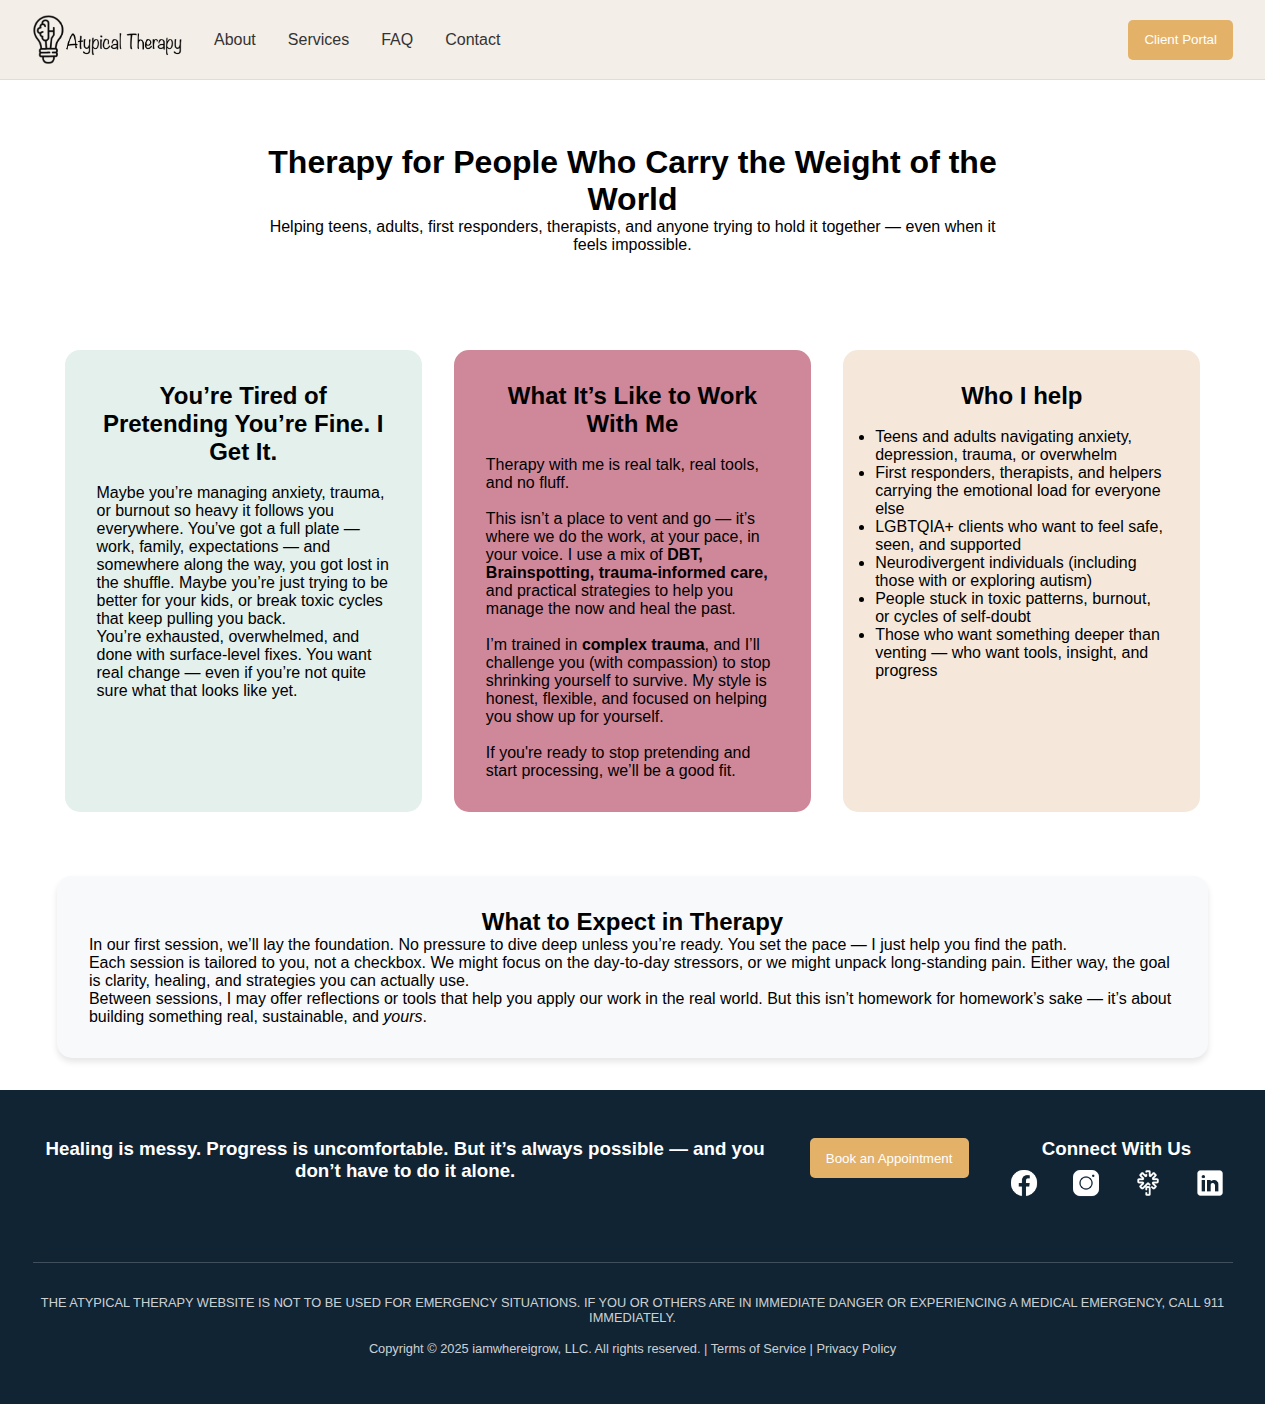
<file: index.html>
<!DOCTYPE html>
<html lang="en">
<head>
    <meta charset="UTF-8">
    <meta name="viewport" content="width=device-width, initial-scale=1.0">
    <title>Atypical Therapy</title>
    <link rel="icon" type="image/x-icon" href="favicon.ico"> 
    <link rel="icon" href="favicon.ico" type="image/x-icon">
    <link rel="icon" type="image/png" sizes="32x32" href="favicon-32x32.png">
    <link rel="icon" type="image/png" sizes="16x16" href="favicon-16x16.png">
    <link rel="apple-touch-icon" sizes="180x180" href="apple-touch-icon.png">
    <link rel="manifest" href="site.webmanifest">
    <link rel="stylesheet" href="style.css">

    <meta property="og:title" content="Therapy for when life is too much">
    <meta property="og:image" content="https://atypicaltherapy.life/logo_link.png">
    <meta property="og:url" content="https://atypicaltherapy.life">

</head>
<body>
    <div id="header"></div>
    <main>
        <section class="hero">
            <h1>Therapy for People Who Carry the Weight of the World</h1>
            <p>Helping teens, adults, first responders, therapists, and anyone trying to hold it together — even when it feels impossible.</p>
        </section>
        
        <section class="box-container"> 
            <div class="box-grid">
                <div class="box box1">
                    <h2 style="text-align: center;">You’re Tired of Pretending You’re Fine. I Get It.</h2>
                    <p><br>Maybe you’re managing anxiety, trauma, or burnout so heavy it follows you everywhere. You’ve got a full plate — work, family, expectations — and somewhere along the way, you got lost in the shuffle. Maybe you’re just trying to be better for your kids, or break toxic cycles that keep pulling you back.<br>You’re exhausted, overwhelmed, and done with surface-level fixes. You want real change — even if you’re not quite sure what that looks like yet.<p>
                </div>
                <div class="box box2">
                    <h2 style="text-align: center;">What It’s Like to Work With Me</h2>
                    <p><br>Therapy with me is real talk, real tools, and no fluff.<br><br>This isn’t a place to vent and go — it’s where we do the work, at your pace, in your voice. I use a mix of <b>DBT, Brainspotting, trauma-informed care,</b> and practical strategies to help you manage the now and heal the past.<br><br>I’m trained in <b>complex trauma</b>, and I’ll challenge you (with compassion) to stop shrinking yourself to survive. My style is honest, flexible, and focused on helping you show up for yourself.<br><br>If you're ready to stop pretending and start processing, we’ll be a good fit.<p>
                </div>
                <div class="box box3">
                    <h2 style="text-align: center;">Who I help</h2>
                    <ul>
                        <br>
                        <li>Teens and adults navigating anxiety, depression, trauma, or overwhelm</li>
                        <li>First responders, therapists, and helpers carrying the emotional load for everyone else</li>
                        <li>LGBTQIA+ clients who want to feel safe, seen, and supported</li>
                        <li>Neurodivergent individuals (including those with or exploring autism)</li>
                        <li>People stuck in toxic patterns, burnout, or cycles of self-doubt</li>
                        <li>Those who want something deeper than venting — who want tools, insight, and progress</li>
                    </ul>            
                </div>
            </div>            
        </section>
        
        <div class="box4">
            <h2 style="text-align: center;">What to Expect in Therapy</h2>
            <p>In our first session, we’ll lay the foundation. No pressure to dive deep unless you’re ready. You set the pace — I just help you find the path.<br>Each session is tailored to you, not a checkbox. We might focus on the day-to-day stressors, or we might unpack long-standing pain. Either way, the goal is clarity, healing, and strategies you can actually use.<br> Between sessions, I may offer reflections or tools that help you apply our work in the real world. But this isn’t homework for homework’s sake — it’s about building something real, sustainable, and <em>yours</em>.<p>
        </div>
    </main>
    <div id="footer"></div>

    <script src="script.js"></script>
</body>
</html>
</file>
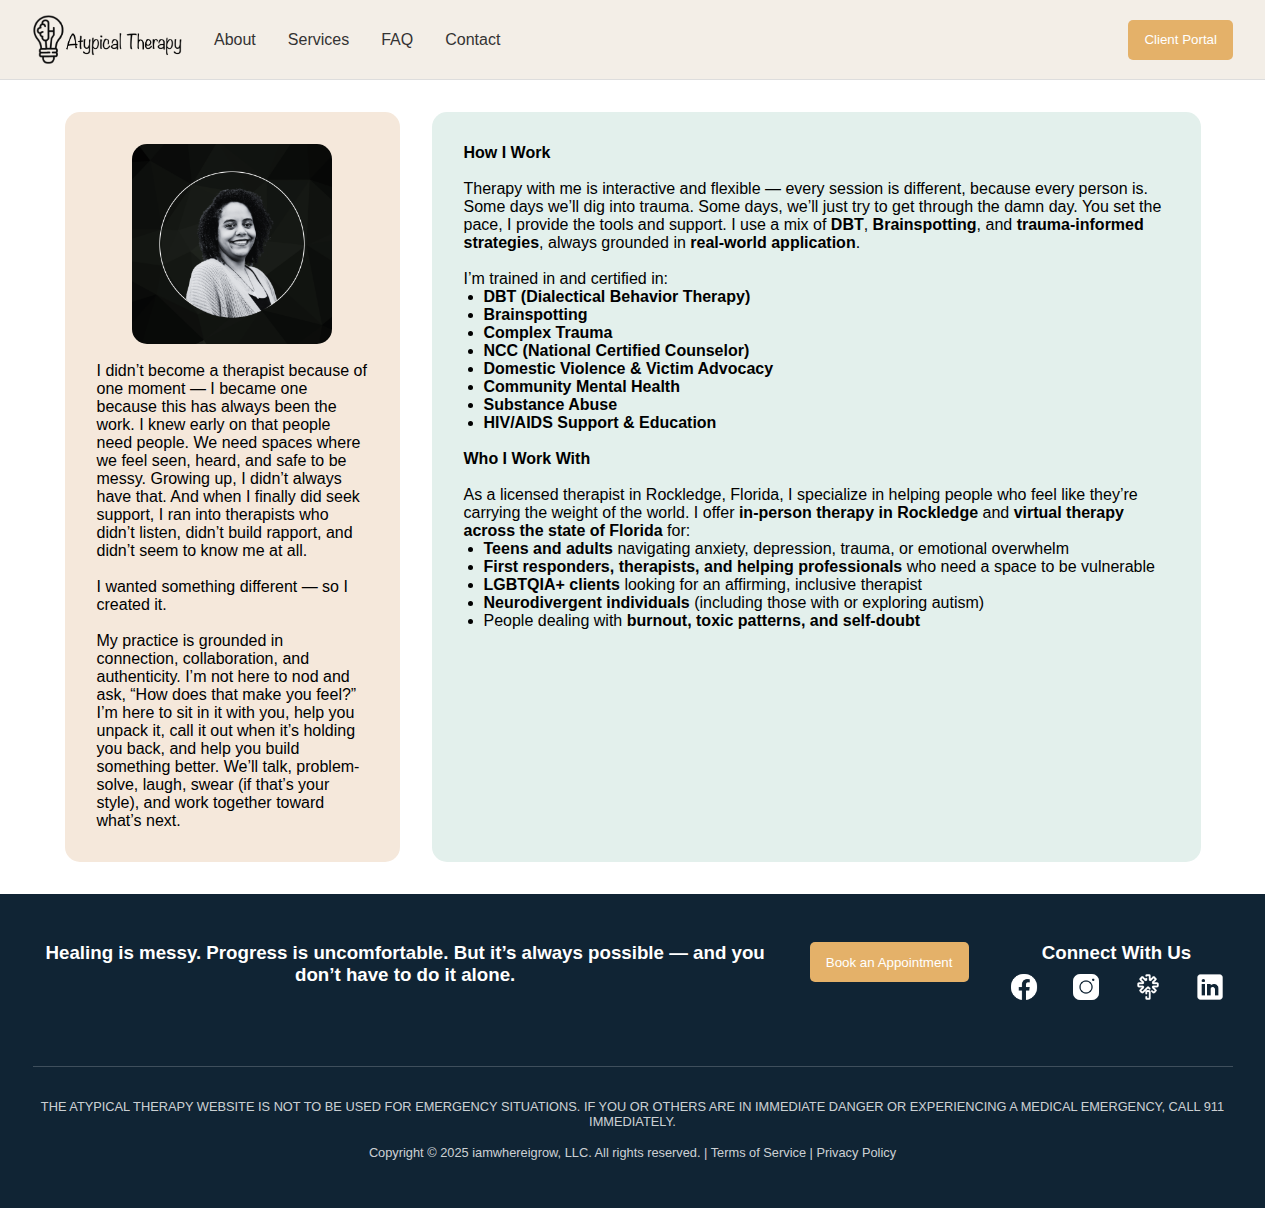
<file: about.html>
<!DOCTYPE html>
<html lang="en">
<head>
    <meta charset="UTF-8">
    <meta name="viewport" content="width=device-width, initial-scale=1.0">
    <title>Atypical Therapy</title>
    <link rel="icon" type="image/x-icon" href="favicon.ico"> 
    <link rel="stylesheet" href="style.css">
</head>
<body>
    <div id="header"></div>
    <main>
        <section class="box-container"> 
            <div class="box-grid">
                <div class="box3" style="width: 335px; border-radius: 15px; padding: 2rem;">
                  <div class="image-container">
                      <img src="jhpfp.png" class="ampfp">
                  </div> 
                    <p><br></p>
                    <p>I didn’t become a therapist because of one moment — I became one because this has always been the work. I knew early on that people need people. We need spaces where we feel seen, heard, and safe to be messy. Growing up, I didn’t always have that. And when I finally did seek support, I ran into therapists who didn’t listen, didn’t build rapport, and didn’t seem to know me at all.<br><br>I wanted something different — so I created it.<br><br>My practice is grounded in connection, collaboration, and authenticity. I’m not here to nod and ask, “How does that make you feel?” I’m here to sit in it with you, help you unpack it, call it out when it’s holding you back, and help you build something better. We’ll talk, problem-solve, laugh, swear (if that’s your style), and work together toward what’s next.</p>
                </div>
                <div class="box box1">
                    <h4>How I Work</h4>
                      <p><br>Therapy with me is interactive and flexible — every session is different, because every person is. Some days we’ll dig into trauma. Some days, we’ll just try to get through the damn day. You set the pace, I provide the tools and support. I use a mix of <b>DBT</b>,  <b>Brainspotting</b>, and <b>trauma-informed strategies</b>, always grounded in <b>real-world application</b>.
                      <br><br>I’m trained in and certified in:</p>
                      <p><ul styles="padding-left: 20px;">
                          <li style="margin-left: 20px;"><b>DBT (Dialectical Behavior Therapy)</b></li>
                          <li style="margin-left: 20px;"><b>Brainspotting</b></li>
                          <li style="margin-left: 20px;"><b>Complex Trauma</b></li>
                          <li style="margin-left: 20px;"><b>NCC (National Certified Counselor)</b></li>
                          <li style="margin-left: 20px;"><b>Domestic Violence & Victim Advocacy</b></li>
                          <li style="margin-left: 20px;"><b>Community Mental Health</b></li>
                          <li style="margin-left: 20px;"><b>Substance Abuse</b></li>
                          <li style="margin-left: 20px;"><b>HIV/AIDS Support & Education</b></li>
                      </ul><br></p>
                      <h4>Who I Work With<br></h4>
                      <p><br>As a licensed therapist in Rockledge, Florida, I specialize in helping people who feel like they’re carrying the weight of the world. I offer <b>in-person therapy in Rockledge</b> and <b>virtual therapy across the state of Florida</b> for:</p>
                      <p><ul styles="padding-left: 20px;">
                              <li style="margin-left: 20px;"><b>Teens and adults</b> navigating anxiety, depression, trauma, or emotional overwhelm</li>
                              <li style="margin-left: 20px;"><b>First responders, therapists, and helping professionals </b> who need a space to be vulnerable</li>
                              <li style="margin-left: 20px;"><b>LGBTQIA+ clients</b> looking for an affirming, inclusive therapist</li>
                              <li style="margin-left: 20px;"><b>Neurodivergent individuals</b> (including those with or exploring autism)</li>
                              <li style="margin-left: 20px;">People dealing with <b>burnout, toxic patterns, and self-doubt</b></li>
                      </ul></p>
                </div>
            </div>            
        </section>
    </main>
    <div id="footer"></div>

    <script src="script.js"></script>
</body>
</html>
</file>
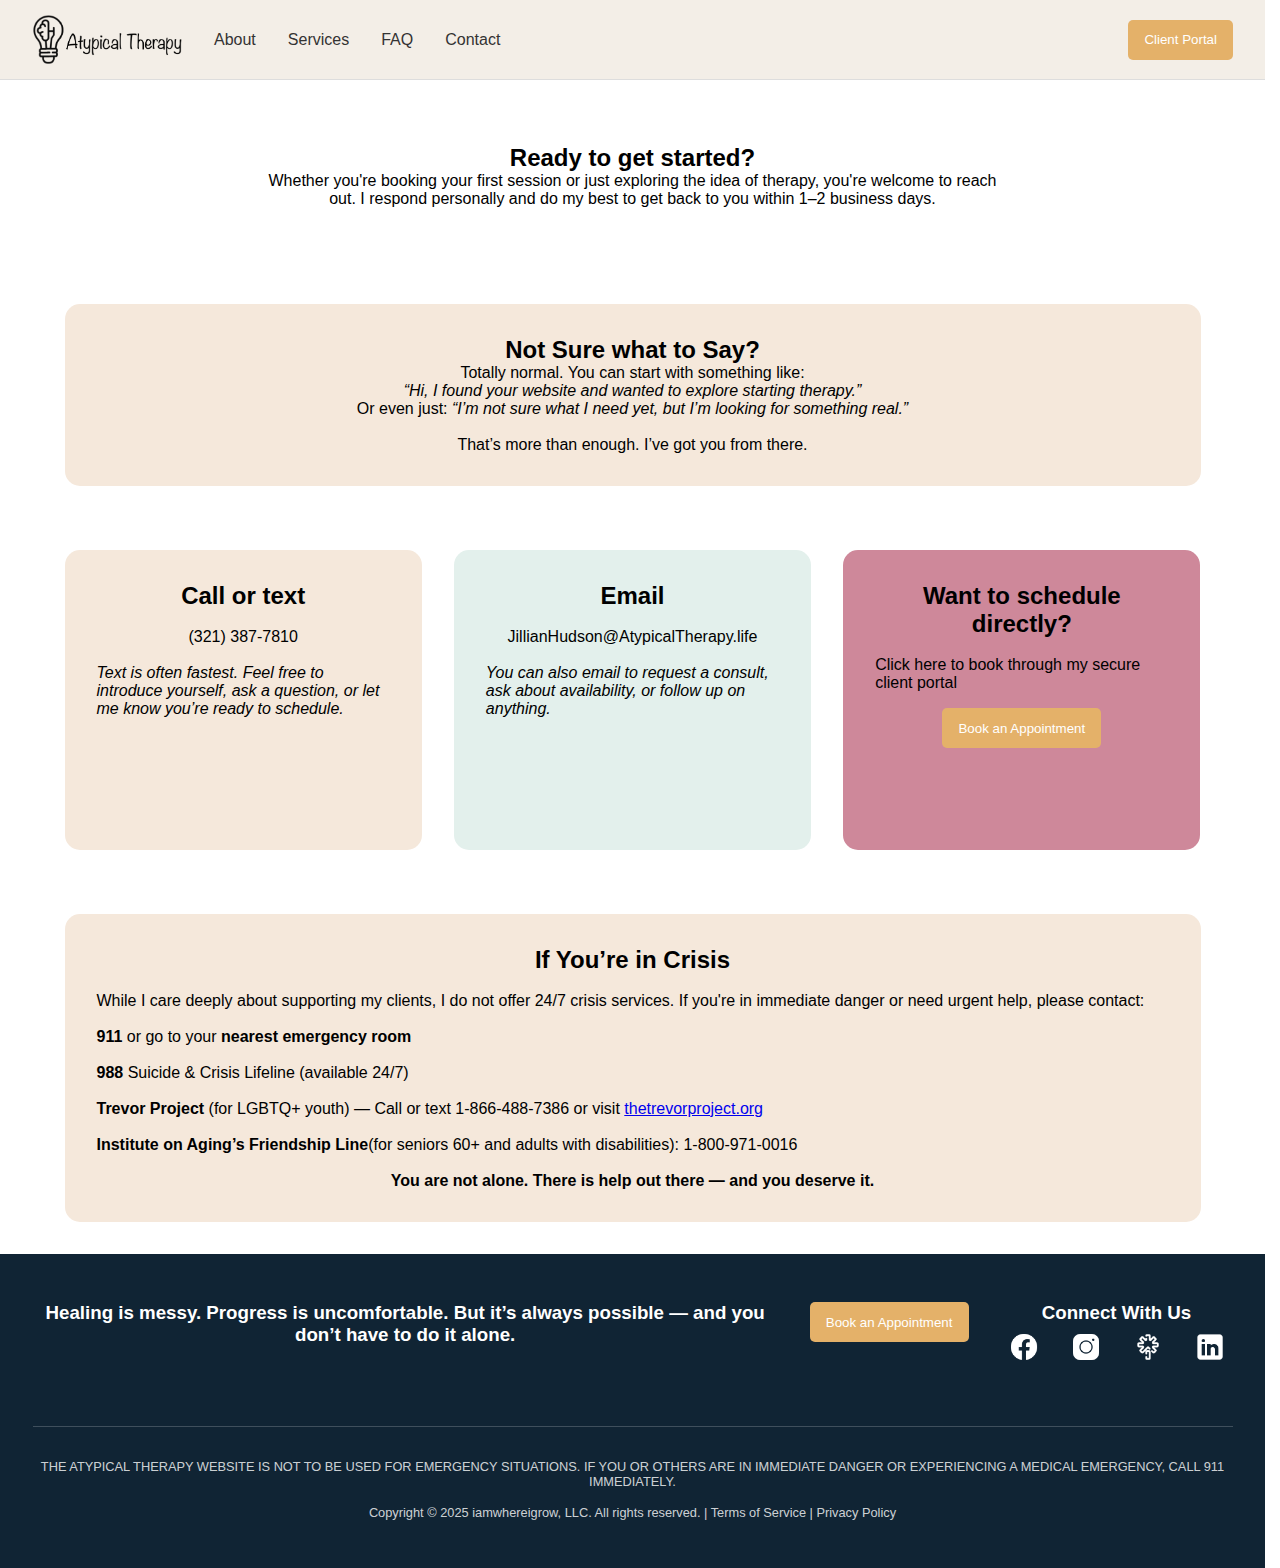
<file: contact.html>
<!DOCTYPE html>
<html lang="en">
<head>
    <meta charset="UTF-8">
    <meta name="viewport" content="width=device-width, initial-scale=1.0">
    <title>Contact</title>
    <link rel="icon" type="image/x-icon" href="favicon.ico"> 
    <link rel="stylesheet" href="style.css">
</head>
<body>
    <div id="header"></div>
    <main>
        <section class="hero">
              <h2 style="text-align: center;">Ready to get started?<br></h2>
              <p>Whether you're booking your first session or just exploring the idea of therapy, you're welcome to reach out. I respond personally and do my best to get back to you within 1–2 business days.</p>
        </section>
          <section class="box-container"> 
            <div class="box-grid">
                <div class="box box3"  style=" align-items: center; align-items: center;">
                    <h2 style="text-align: center;">Not Sure what to Say?</h2>
                    <p style="text-align: center;">Totally normal. You can start with something like:<br><em>“Hi, I found your website and wanted to explore starting therapy.”</em><br>Or even just: <em>“I’m not sure what I need yet, but I’m looking for something real.”</em><br><br>That’s more than enough. I’ve got you from there.</p>
                </div>              
            </div>   
        </section>
        <section class="box-container"> 
            <div class="box-grid">
                <div class="box box3"  style=" align-items: center; align-items: center;">
                    <h2 style="text-align: center;">Call or text</h2>
                    <p style="text-align: center;"><br>(321) 387-7810</p>
                    <p><br><em>Text is often fastest. Feel free to introduce yourself, ask a question, or let me know you’re ready to schedule.</em></p>
                </div>
                <div class="box box1"  style=" align-items: center; align-items: center; height: 300px;">
                    
                    <h2 style="text-align: center;">Email</h2>
                    <p style="text-align: center;"><br>JillianHudson@AtypicalTherapy.life<p>
                    <p><br><em>You can also email to request a consult, ask about availability, or follow up on anything.</em><p>
                </div>
                <div class="box box2" style="align-items: center;">
                    <h2 style="text-align: center;">Want to schedule directly?</h2>
                    <p><br>Click here to book through my secure client portal</p>
                    <button class="button" style="display: block; margin: 1rem auto;" onclick="window.location.href='https://atypicaltherapy.clientsecure.me/request/service'">Book an Appointment</button>                </div>               
            </div>   
        </section>
        <section class="box-container"> 
            <div class="box-grid">
                <div class="box box3">
                    <h2 style="text-align: center;">If You’re in Crisis</h2>
                    <p><br>While I care deeply about supporting my clients, I do not offer 24/7 crisis services. If you're in immediate danger or need urgent help, please contact:<br><br><b>911</b> or go to your <b>nearest emergency room</b><br><br><b>988</b> Suicide & Crisis Lifeline (available 24/7)<br><br><b>Trevor Project</b> (for LGBTQ+ youth) — Call or text 1-866-488-7386 or visit <a href="thetrevorproject.org">thetrevorproject.org</a><br><br><b>Institute on Aging’s Friendship Line</b>(for seniors 60+ and adults with disabilities): 1-800-971-0016<br><br><p>
                    <p style="text-align: center;"><b>You are not alone. There is help out there — and you deserve it.</b></p>
                </div>
            </div>            
        </section>
    </main>
    <div id="footer"></div>

    <script src="script.js"></script>
</body>
</html>
</file>
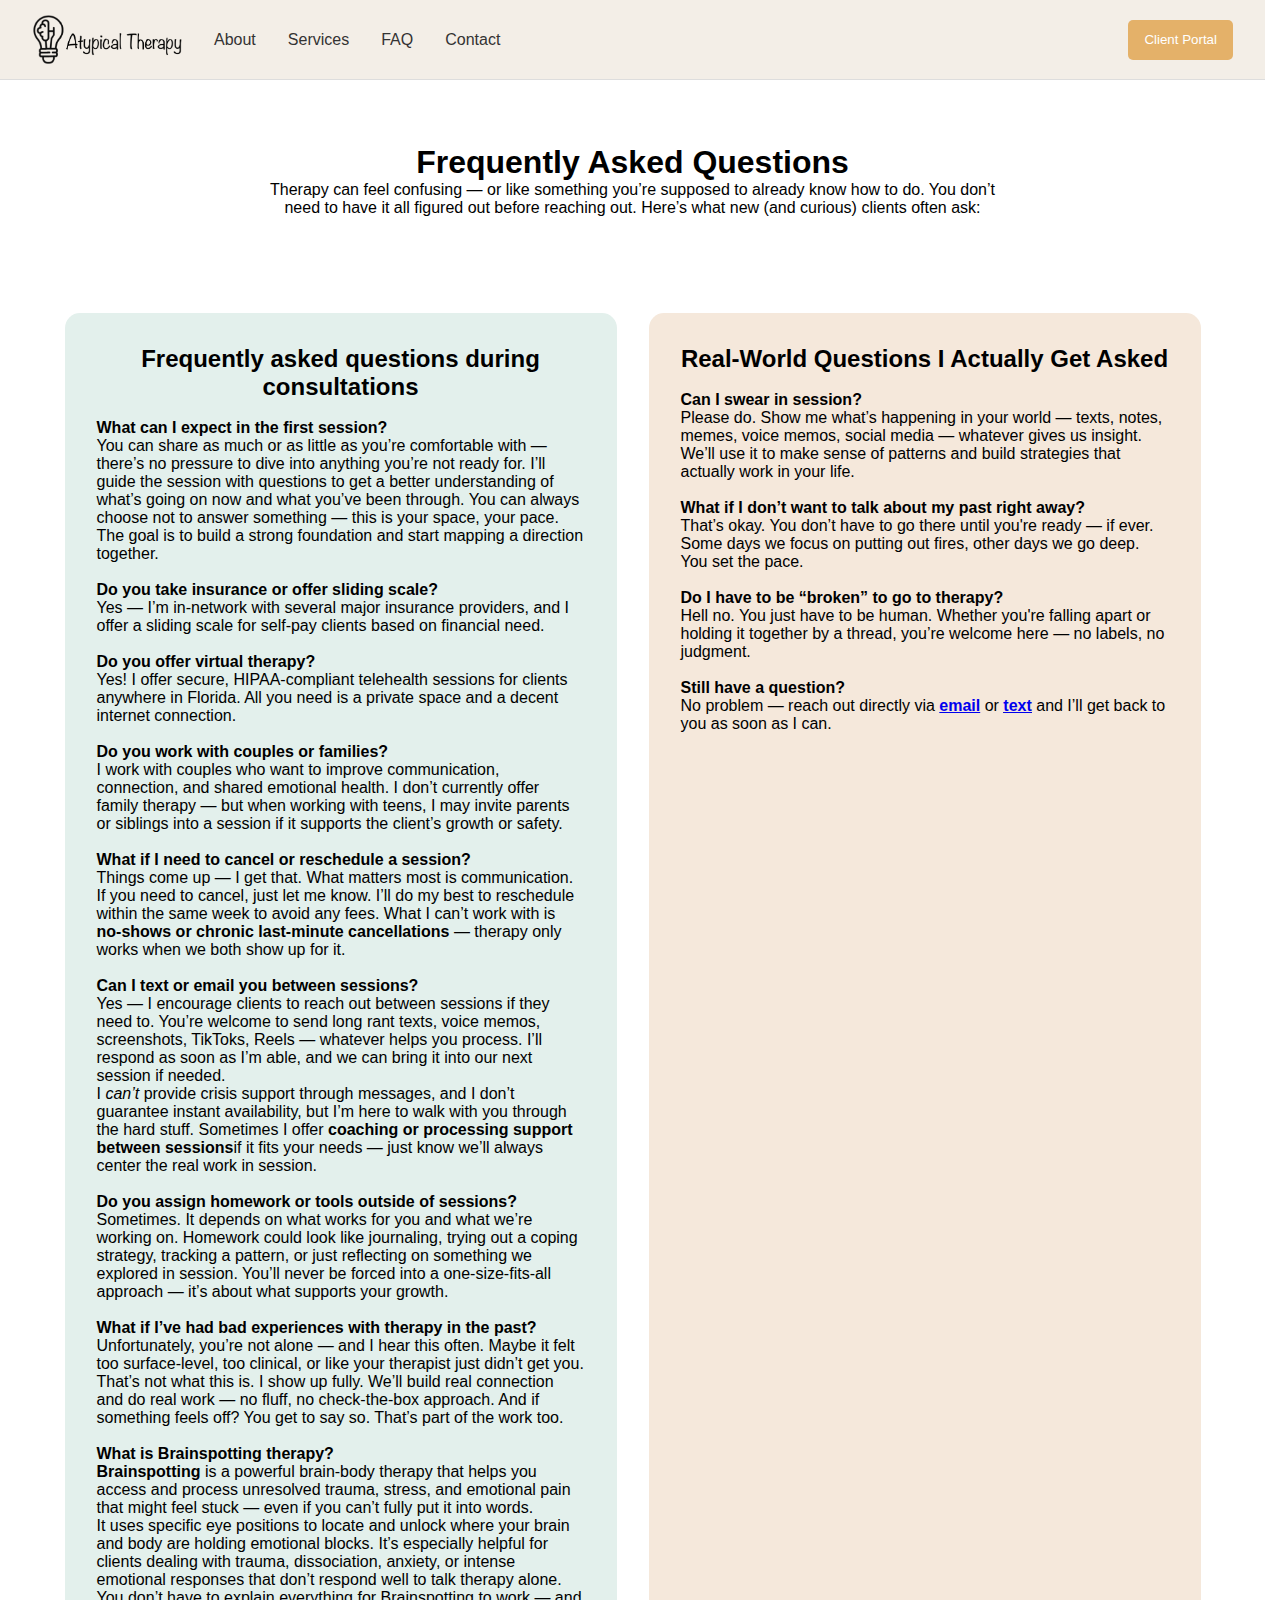
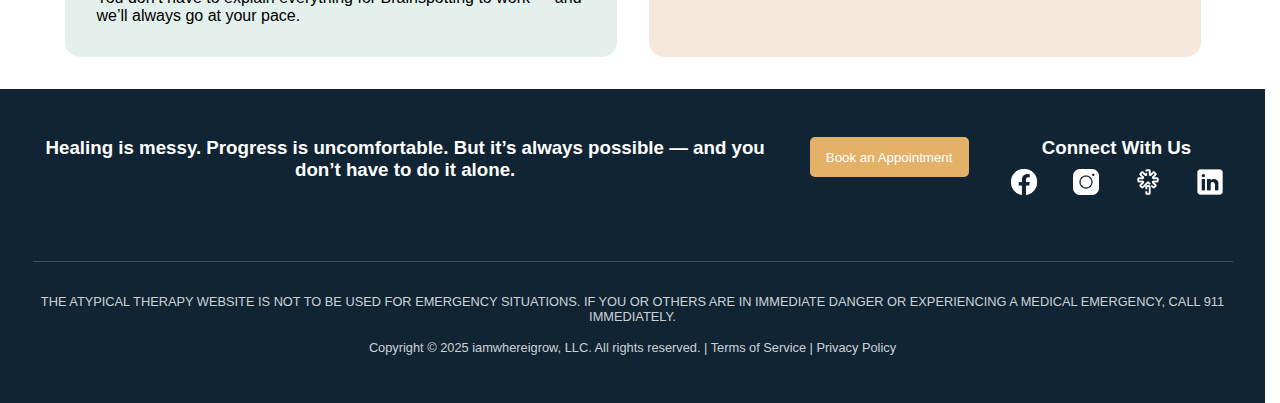
<file: faq.html>
<!DOCTYPE html>
<html lang="en">
<head>
    <meta charset="UTF-8">
    <meta name="viewport" content="width=device-width, initial-scale=1.0">
    <title>Atypical Therapy</title>
    <link rel="icon" type="image/x-icon" href="favicon.ico"> 
    <link rel="stylesheet" href="style.css">
</head>
<body>
    <div id="header"></div>
    <main>
        <section class="hero">
            <h1>Frequently Asked Questions</h1>
            <p>Therapy can feel confusing — or like something you’re supposed to already know how to do. You don’t need to have it all figured out before reaching out. Here’s what new (and curious) clients often ask:</p>
        </section>
        
        <section class="box-container"> 
            <div class="box-grid">
                <div class="box box1">
                    <h2 style="text-align: center;">Frequently asked questions during consultations</h2>
                    <h4><br>What can I expect in the first session?</h4>
                    <p>You can share as much or as little as you’re comfortable with — there’s no pressure to dive into anything you’re not ready for. I’ll guide the session with questions to get a better understanding of what’s going on now and what you’ve been through. You can always choose not to answer something — this is your space, your pace. The goal is to build a strong foundation and start mapping a direction together.<br></p>
                    <h4><br>Do you take insurance or offer sliding scale?</h4>
                    <p>Yes — I’m in-network with several major insurance providers, and I offer a sliding scale for self-pay clients based on financial need.<br></p>
                    <h4><br>Do you offer virtual therapy?</h4>
                    <p>Yes! I offer secure, HIPAA-compliant telehealth sessions for clients anywhere in Florida. All you need is a private space and a decent internet connection.<br></p>
                    <h4><br>Do you work with couples or families?</h4>
                    <p>I work with couples who want to improve communication, connection, and shared emotional health. I don’t currently offer family therapy — but when working with teens, I may invite parents or siblings into a session if it supports the client’s growth or safety.<br></p>
                    <h4><br>What if I need to cancel or reschedule a session?</h4>
                    <p>Things come up — I get that. What matters most is communication. If you need to cancel, just let me know. I’ll do my best to reschedule within the same week to avoid any fees. What I can’t work with is <b>no-shows or chronic last-minute cancellations</b> — therapy only works when we both show up for it.<br></p>
                    <h4><br>Can I text or email you between sessions?</h4>
                    <p>Yes — I encourage clients to reach out between sessions if they need to. You’re welcome to send long rant texts, voice memos, screenshots, TikToks, Reels — whatever helps you process. I’ll respond as soon as I’m able, and we can bring it into our next session if needed.<br>I <em>can’t</em> provide crisis support through messages, and I don’t guarantee instant availability, but I’m here to walk with you through the hard stuff. Sometimes I offer <b>coaching or processing support between sessions</b>if it fits your needs — just know we’ll always center the real work in session.<br></p>
                    <h4><br>Do you assign homework or tools outside of sessions?</h4>
                    <p>Sometimes. It depends on what works for you and what we’re working on. Homework could look like journaling, trying out a coping strategy, tracking a pattern, or just reflecting on something we explored in session. You’ll never be forced into a one-size-fits-all approach — it’s about what supports your growth.<br></p>
                    <h4><br>What if I’ve had bad experiences with therapy in the past?</h4>
                    <p>Unfortunately, you’re not alone — and I hear this often. Maybe it felt too surface-level, too clinical, or like your therapist just didn’t get you. That’s not what this is. I show up fully. We’ll build real connection and do real work — no fluff, no check-the-box approach. And if something feels off? You get to say so. That’s part of the work too.<br></p>
                    <h4><br>What is Brainspotting therapy?</h4>
                    <p><b>Brainspotting</b> is a powerful brain-body therapy that helps you access and process unresolved trauma, stress, and emotional pain that might feel stuck — even if you can’t fully put it into words.<br>It uses specific eye positions to locate and unlock where your brain and body are holding emotional blocks. It’s especially helpful for clients dealing with trauma, dissociation, anxiety, or intense emotional responses that don’t respond well to talk therapy alone.<br>You don’t have to explain everything for Brainspotting to work — and we’ll always go at your pace.<br></p>
                    
                </div>
                <div class="box box3">
                    <h2 style="text-align: center;">Real-World Questions I Actually Get Asked</h2>
                    <h4><br>Can I swear in session?<br></h4>
                    <p>Please do. Show me what’s happening in your world — texts, notes, memes, voice memos, social media — whatever gives us insight. We’ll use it to make sense of patterns and build strategies that actually work in your life.<br></p>
                    <h4><br>What if I don’t want to talk about my past right away?</h4>
                    <p>That’s okay. You don’t have to go there until you're ready — if ever. Some days we focus on putting out fires, other days we go deep. You set the pace.<br></p>
                    <h4><br>Do I have to be “broken” to go to therapy?</h4>
                    <p>Hell no. You just have to be human. Whether you're falling apart or holding it together by a thread, you’re welcome here — no labels, no judgment.<br></p>
                    <h4><br>Still have a question?</h4>
                    <p>No problem — reach out directly via <b><a href="contact.html">email</a></b> or <b><u><a href="contact.html">text</a></b></u> and I’ll get back to you as soon as I can.<br></p>
                </div>
            </div>            
        </section>
        
    </main>
    <div id="footer"></div>

    <script src="script.js"></script>
</body>
</html>
</file>
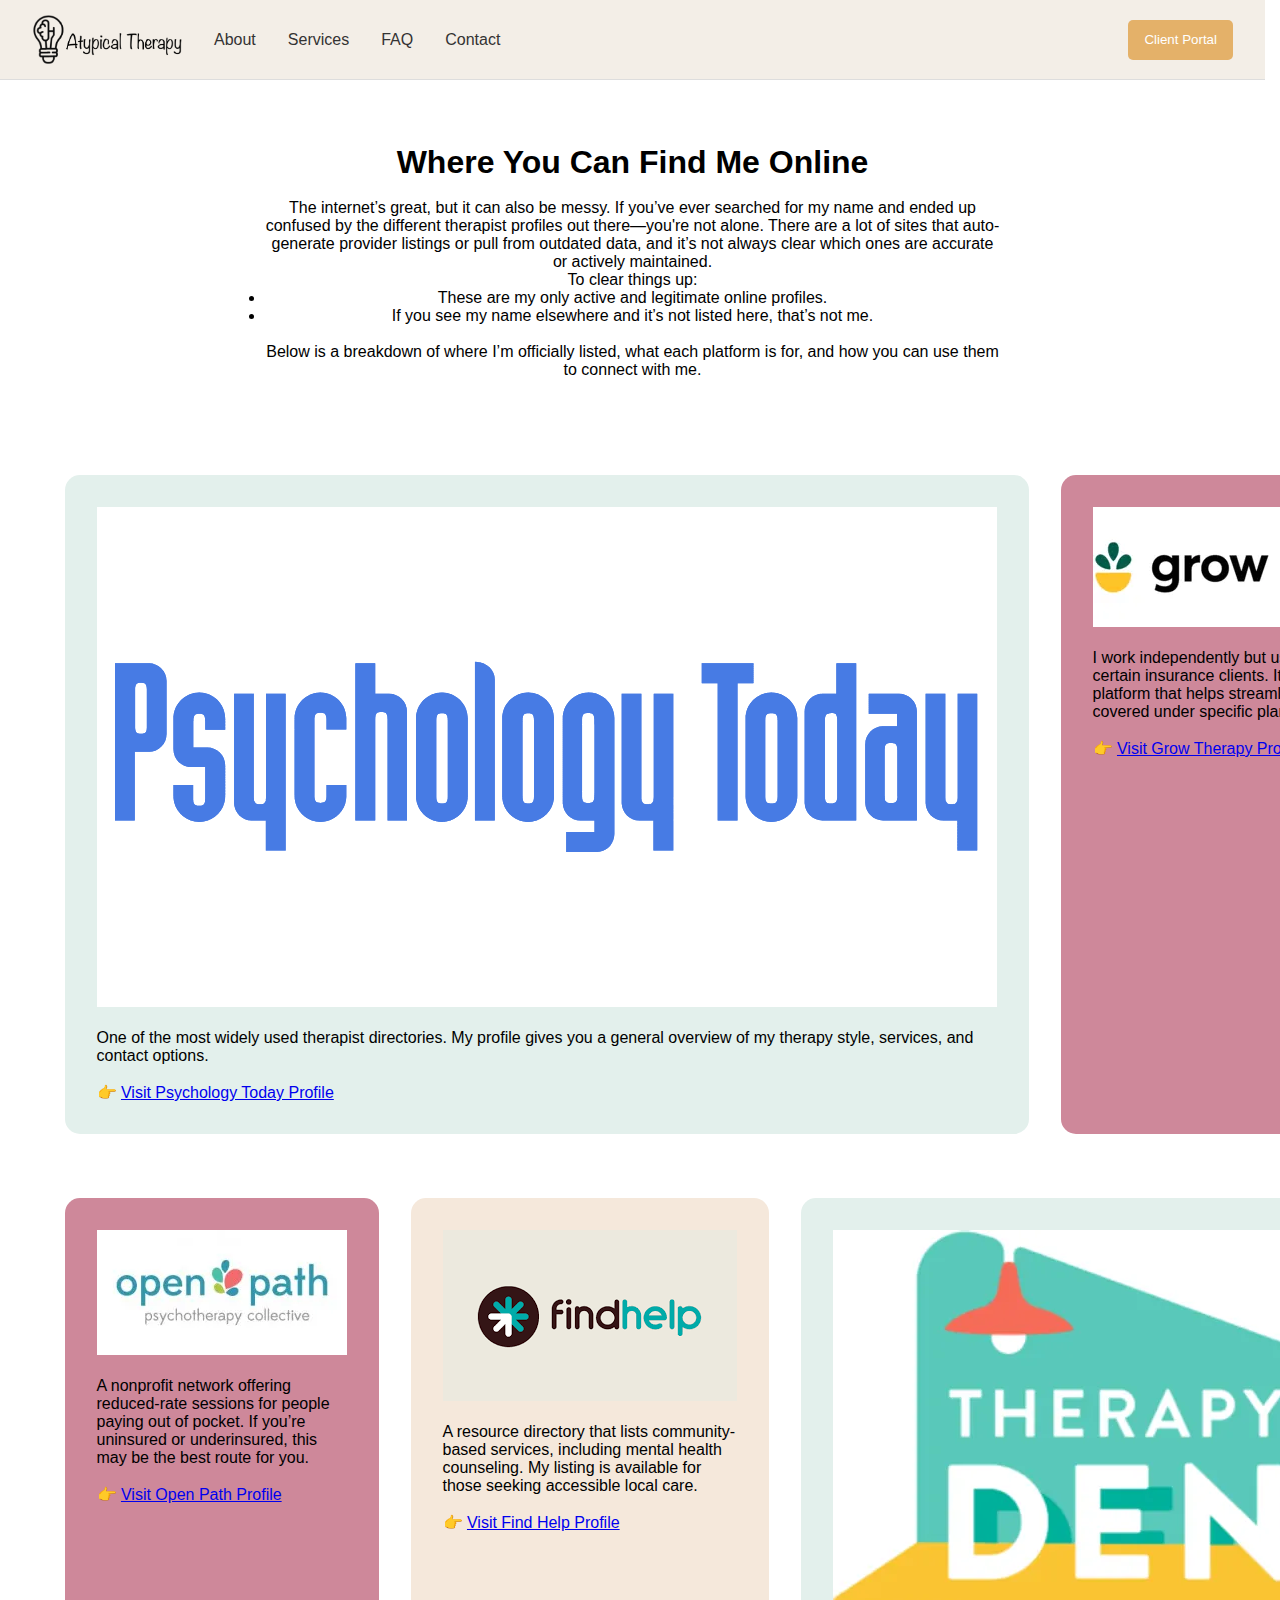
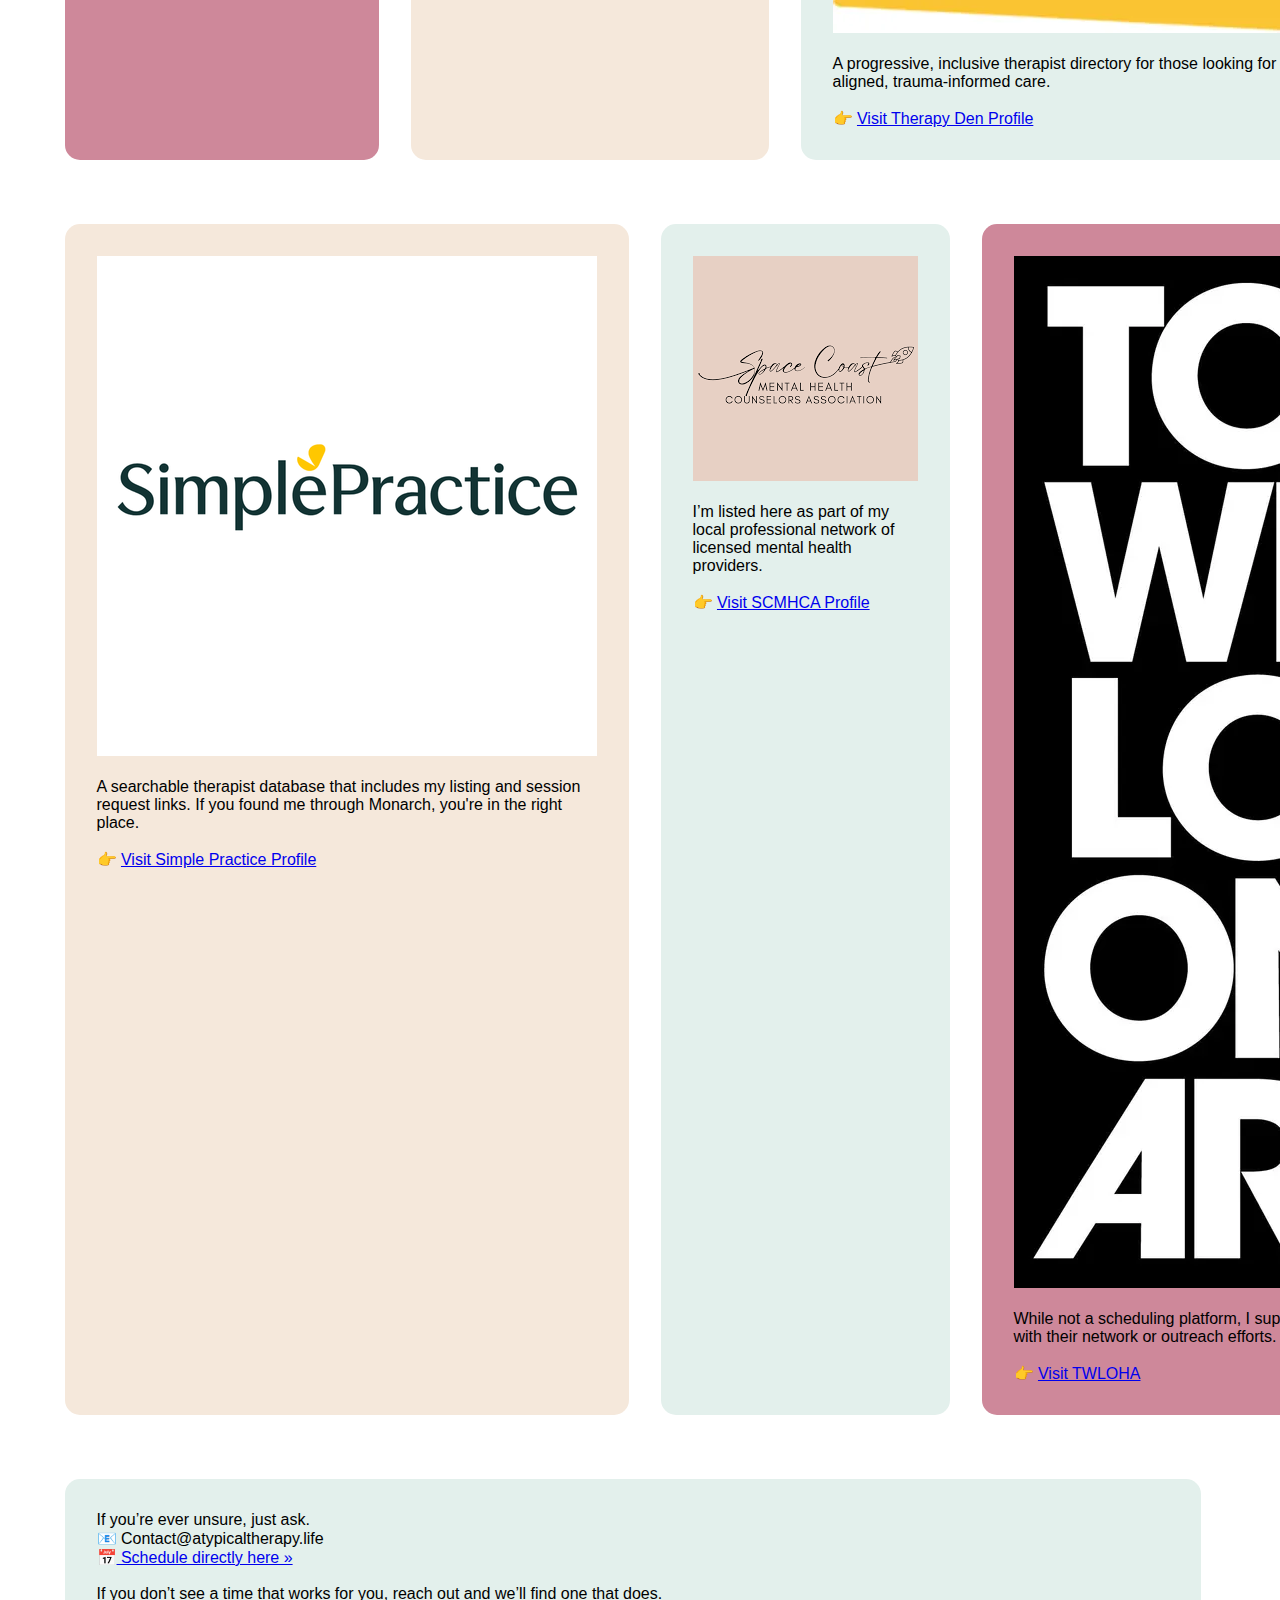
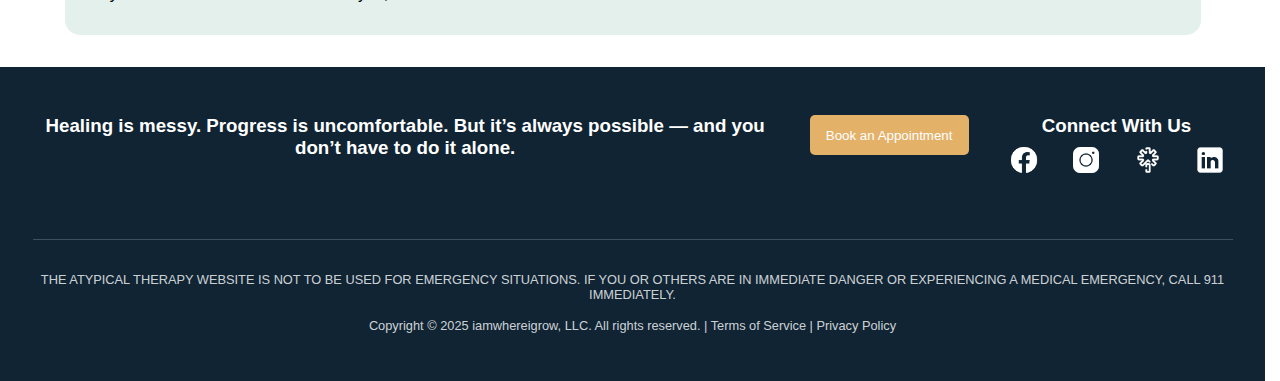
<file: listings.html>
<!DOCTYPE html>
<html lang="en">
<head>
    <meta charset="UTF-8">
    <meta name="viewport" content="width=device-width, initial-scale=1.0">
    <title>Listing</title>
    <link rel="icon" type="image/x-icon" href="favicon.ico"> 
    <link rel="stylesheet" href="style.css">
</head>
<body>
    <div id="header"></div>
    <main>
        <section class="hero">
            <h1>Where You Can Find Me Online</h1>
            <p><br>
              The internet’s great, but it can also be messy. If you’ve ever searched for my name and ended up confused by the different therapist profiles out there—you're not alone. There are a lot of sites that auto-generate provider listings or pull from outdated data, and it’s not always clear which ones are accurate or actively maintained.
            </p>
            <p>
              To clear things up:
              <li>
                These are my only active and legitimate online profiles.
              </li>
              <li>
                If you see my name elsewhere and it’s not listed here, that’s not me.
              </li>
              <br>
            </p>
            <p>
              Below is a breakdown of where I’m officially listed, what each platform is for, and how you can use them to connect with me.
            </p>
        </section>
        
        <section class="box-container"> 
            <div class="box-grid">
                <div class="box box1">
                <img src="ps_logo.png" class="listing_logo" onclick="window.location.href='https://www.psychologytoday.com/us/therapists/jillian-hudson-rockledge-fl/1134535'">
                <p><br>
                  One of the most widely used therapist directories. My profile gives you a general overview of my therapy style, services, and contact options.
                <br><br></p>
                <p>
                  👉 <a href="https://www.psychologytoday.com/us/therapists/jillian-hudson-rockledge-fl/1134535">Visit Psychology Today Profile </a>
                </p>

                </div>
                <div class="box box2">
                <img src="gt_logo.png" class="listing_logo" onclick="window.location.href='https://growtherapy.com/provider/j9m36h0u9m3l/jillian-hudson'">
                <p><br>
                  I work independently but use Grow Therapy for certain insurance clients. It’s a billing and support platform that helps streamline access for those covered under specific plans.
                <br><br></p>
                <p>
                  👉 <a href="https://growtherapy.com/provider/j9m36h0u9m3l/jillian-hudson">Visit Grow Therapy Profile </a>
                </p>

                </div>
                <div class="box box3">
                <img src="aiw_logo.png" class="listing_logo" style="clip-path: inset(20px 0 20px 0); onclick="window.location.href='https://www.alliesinwellness.com/jillian-hudson'">
                <p><br>
                  I’m a contracted therapist with this group practice. Through them, I accept a wider range of insurances, including Medicaid and Medicare.
                <br><br></p>
                <p>
                  👉 <a href="https://www.alliesinwellness.com/jillian-hudson">Visit Allies in Wellness Profile </a>
                </p>

                </div>
            </div>            
        </section>
                <section class="box-container"> 
            <div class="box-grid">
                <div class="box box2">
                <img src="op_logo.png" class="listing_logo" onclick="window.location.href='https://openpathcollective.org/clinicians/jillian-hudson/'">
                <p><br>
                  A nonprofit network offering reduced-rate sessions for people paying out of pocket. If you’re uninsured or underinsured, this may be the best route for you.
                <br><br></p>
                <p>
                  👉 <a href="https://openpathcollective.org/clinicians/jillian-hudson/">Visit Open Path Profile</a>
                </p>

                </div>
                <div class="box box3">
                <img src="fh_logo.png" class="listing_logo" onclick="window.location.href='https://www.findhelp.org/jillian-hudson--titusville-fl--mental-health-counseling/5144715093475328?postal=32780'">
                <p><br>
                  A resource directory that lists community-based services, including mental health counseling. My listing is available for those seeking accessible local care.
                <br><br></p>
                <p>
                  👉 <a href="https://www.findhelp.org/jillian-hudson--titusville-fl--mental-health-counseling/5144715093475328?postal=32780">Visit Find Help Profile</a>
                </p>

                 </div>
                <div class="box box1">
                 <img src="td_logo.png" class="listing_logo" onclick="window.location.href='https://www.therapyden.com/therapist/jillian-hudson'">
                <p><br>
                  A progressive, inclusive therapist directory for those looking for values-aligned, trauma-informed care.
                <br><br></p>
                <p>
                  👉 <a href="https://www.therapyden.com/therapist/jillian-hudson">Visit Therapy Den Profile </a>
                </p>

                 </div>
            </div>            
        </section>
              <section class="box-container"> 
            <div class="box-grid">
                <div class="box box3">
                <img src="sp_logo.png" class="listing_logo" onclick="window.location.href='https://meetmonarch.com/therapist/jillian-hudson-lmhc-licensed-mental-health-counselor-rockledge-fl'">
                <p><br>
                  A searchable therapist database that includes my listing and session request links. If you found me through Monarch, you're in the right place.
                <br><br></p>
                <p>
                  👉 <a href="https://meetmonarch.com/therapist/jillian-hudson-lmhc-licensed-mental-health-counselor-rockledge-fl">Visit Simple Practice Profile</a>
                </p>

                 </div>
                <div class="box box1">
                <img src="scmhca_logo.png" class="listing_logo" onclick="window.location.href='https://scmhca.com/member/jillian-hudson/'">
                <p><br>
                  I’m listed here as part of my local professional network of licensed mental health providers.
                <br><br></p>
                <p>
                  👉 <a href="https://scmhca.com/member/jillian-hudson/">Visit SCMHCA Profile</a>
                </p>
                </div>
                <div class="box box2">
                <img src="twloha_logo.png" class="listing_logo" onclick="window.location.href='https://twloha.com/'">
                <p><br>
                  While not a scheduling platform, I support and align with this organization’s mission. You may find my name associated with their network or outreach efforts.
                <br><br></p>
                <p>
                  👉 <a href="https://twloha.com/">Visit TWLOHA</a>
                </p>
        
                 </div>
            </div>            
        </section>
              <section class="box-container"> 
            <div class="box-grid">
                <div class="box box1">
                    <p>
                      If you’re ever unsure, just ask.<br>
                      📧 Contact@atypicaltherapy.life<br>
                      📅<a href="https://atypicaltherapy.clientsecure.me"> Schedule directly here »</a><br><br>
                      If you don’t see a time that works for you, reach out and we’ll find one that does.
                    </p>
                </div>
        </section>
    </main>
    <div id="footer"></div>

    <script src="script.js"></script>
</body>
</html>
</file>
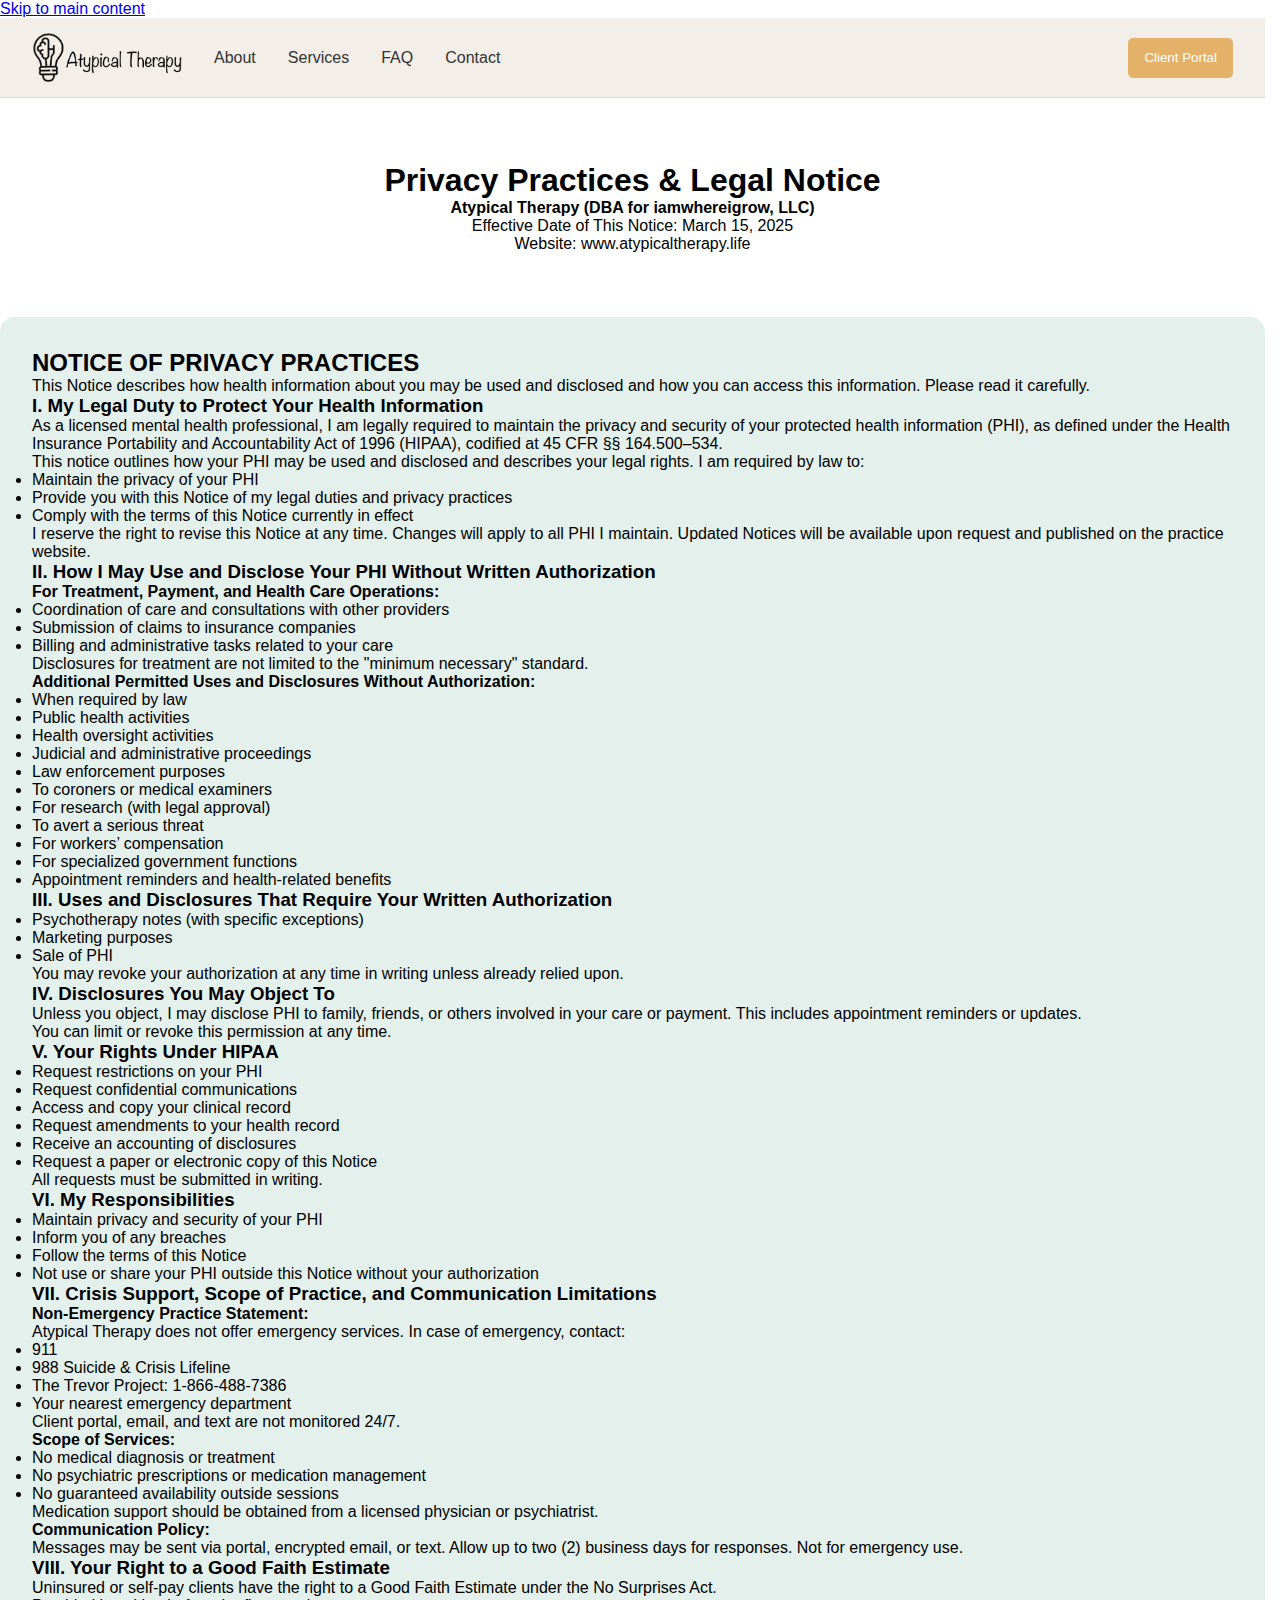
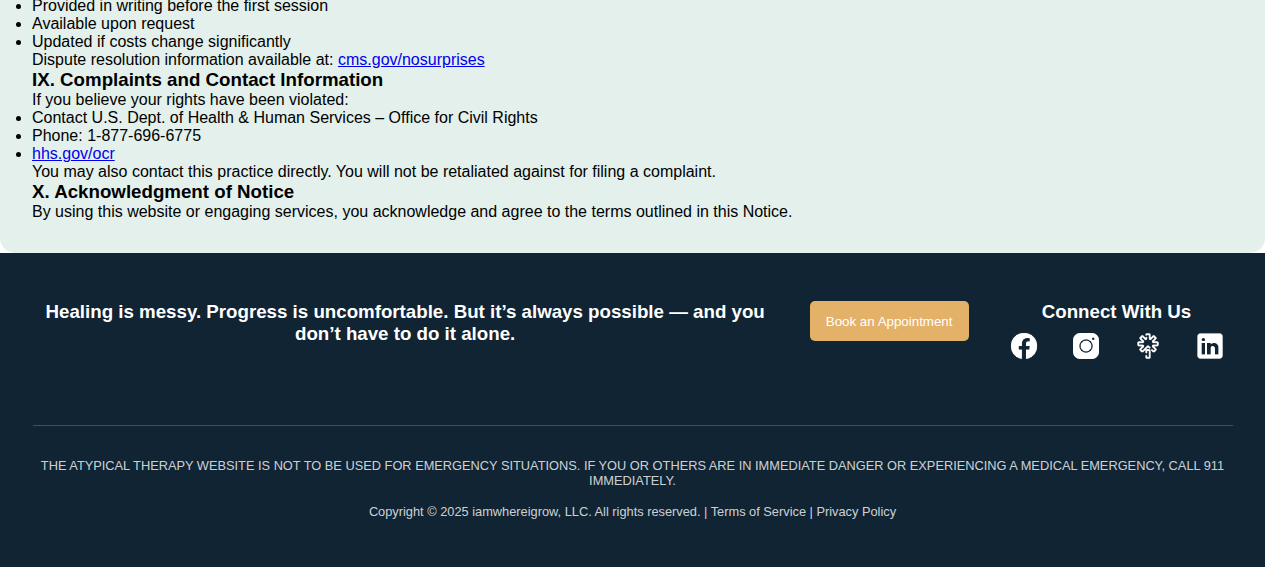
<file: privacy-policy.html>
<!DOCTYPE html>
<html lang="en">
<head>
  <meta charset="UTF-8">
  <meta name="viewport" content="width=device-width, initial-scale=1.0">
  <title>Privacy Practices & Legal Notice | Atypical Therapy</title>
  <link rel="stylesheet" href="style.css">
</head>
<body>
  <a href="#main-content" class="skip-link">Skip to main content</a>
  <div id="header"></div>

  <main id="main-content" role="main">
    <section class="hero">
      <h1>Privacy Practices & Legal Notice</h1>
      <p><strong>Atypical Therapy (DBA for iamwhereigrow, LLC)</strong><br>
      Effective Date of This Notice: March 15, 2025<br>
      Website: www.atypicaltherapy.life</p>
    </section>

    <section class="box-container">
      <div class="box box1">
        <h2>NOTICE OF PRIVACY PRACTICES</h2>
        <p>This Notice describes how health information about you may be used and disclosed and how you can access this information. Please read it carefully.</p>

        <h3>I. My Legal Duty to Protect Your Health Information</h3>
        <p>As a licensed mental health professional, I am legally required to maintain the privacy and security of your protected health information (PHI), as defined under the Health Insurance Portability and Accountability Act of 1996 (HIPAA), codified at 45 CFR §§ 164.500–534.</p>
        <p>This notice outlines how your PHI may be used and disclosed and describes your legal rights. I am required by law to:</p>
        <ul>
          <li>Maintain the privacy of your PHI</li>
          <li>Provide you with this Notice of my legal duties and privacy practices</li>
          <li>Comply with the terms of this Notice currently in effect</li>
        </ul>
        <p>I reserve the right to revise this Notice at any time. Changes will apply to all PHI I maintain. Updated Notices will be available upon request and published on the practice website.</p>

        <h3>II. How I May Use and Disclose Your PHI Without Written Authorization</h3>
        <p><strong>For Treatment, Payment, and Health Care Operations:</strong></p>
        <ul>
          <li>Coordination of care and consultations with other providers</li>
          <li>Submission of claims to insurance companies</li>
          <li>Billing and administrative tasks related to your care</li>
        </ul>
        <p>Disclosures for treatment are not limited to the "minimum necessary" standard.</p>
        <p><strong>Additional Permitted Uses and Disclosures Without Authorization:</strong></p>
        <ul>
          <li>When required by law</li>
          <li>Public health activities</li>
          <li>Health oversight activities</li>
          <li>Judicial and administrative proceedings</li>
          <li>Law enforcement purposes</li>
          <li>To coroners or medical examiners</li>
          <li>For research (with legal approval)</li>
          <li>To avert a serious threat</li>
          <li>For workers’ compensation</li>
          <li>For specialized government functions</li>
          <li>Appointment reminders and health-related benefits</li>
        </ul>

        <h3>III. Uses and Disclosures That Require Your Written Authorization</h3>
        <ul>
          <li>Psychotherapy notes (with specific exceptions)</li>
          <li>Marketing purposes</li>
          <li>Sale of PHI</li>
        </ul>
        <p>You may revoke your authorization at any time in writing unless already relied upon.</p>

        <h3>IV. Disclosures You May Object To</h3>
        <p>Unless you object, I may disclose PHI to family, friends, or others involved in your care or payment. This includes appointment reminders or updates.</p>
        <p>You can limit or revoke this permission at any time.</p>

        <h3>V. Your Rights Under HIPAA</h3>
        <ul>
          <li>Request restrictions on your PHI</li>
          <li>Request confidential communications</li>
          <li>Access and copy your clinical record</li>
          <li>Request amendments to your health record</li>
          <li>Receive an accounting of disclosures</li>
          <li>Request a paper or electronic copy of this Notice</li>
        </ul>
        <p>All requests must be submitted in writing.</p>

        <h3>VI. My Responsibilities</h3>
        <ul>
          <li>Maintain privacy and security of your PHI</li>
          <li>Inform you of any breaches</li>
          <li>Follow the terms of this Notice</li>
          <li>Not use or share your PHI outside this Notice without your authorization</li>
        </ul>

        <h3>VII. Crisis Support, Scope of Practice, and Communication Limitations</h3>
        <p><strong>Non-Emergency Practice Statement:</strong><br>Atypical Therapy does not offer emergency services. In case of emergency, contact:</p>
        <ul>
          <li>911</li>
          <li>988 Suicide & Crisis Lifeline</li>
          <li>The Trevor Project: 1-866-488-7386</li>
          <li>Your nearest emergency department</li>
        </ul>
        <p>Client portal, email, and text are not monitored 24/7.</p>

        <p><strong>Scope of Services:</strong></p>
        <ul>
          <li>No medical diagnosis or treatment</li>
          <li>No psychiatric prescriptions or medication management</li>
          <li>No guaranteed availability outside sessions</li>
        </ul>
        <p>Medication support should be obtained from a licensed physician or psychiatrist.</p>

        <p><strong>Communication Policy:</strong></p>
        <p>Messages may be sent via portal, encrypted email, or text. Allow up to two (2) business days for responses. Not for emergency use.</p>

        <h3>VIII. Your Right to a Good Faith Estimate</h3>
        <p>Uninsured or self-pay clients have the right to a Good Faith Estimate under the No Surprises Act.</p>
        <ul>
          <li>Provided in writing before the first session</li>
          <li>Available upon request</li>
          <li>Updated if costs change significantly</li>
        </ul>
        <p>Dispute resolution information available at: <a href="https://www.cms.gov/nosurprises" target="_blank">cms.gov/nosurprises</a></p>

        <h3>IX. Complaints and Contact Information</h3>
        <p>If you believe your rights have been violated:</p>
        <ul>
          <li>Contact U.S. Dept. of Health & Human Services – Office for Civil Rights</li>
          <li>Phone: 1-877-696-6775</li>
          <li><a href="https://www.hhs.gov/ocr" target="_blank">hhs.gov/ocr</a></li>
        </ul>
        <p>You may also contact this practice directly. You will not be retaliated against for filing a complaint.</p>

        <h3>X. Acknowledgment of Notice</h3>
        <p>By using this website or engaging services, you acknowledge and agree to the terms outlined in this Notice.</p>
      </div>
    </section>
  </main>

  <div id="footer"></div>
  <script src="script.js"></script>
</body>
</html>
</file>
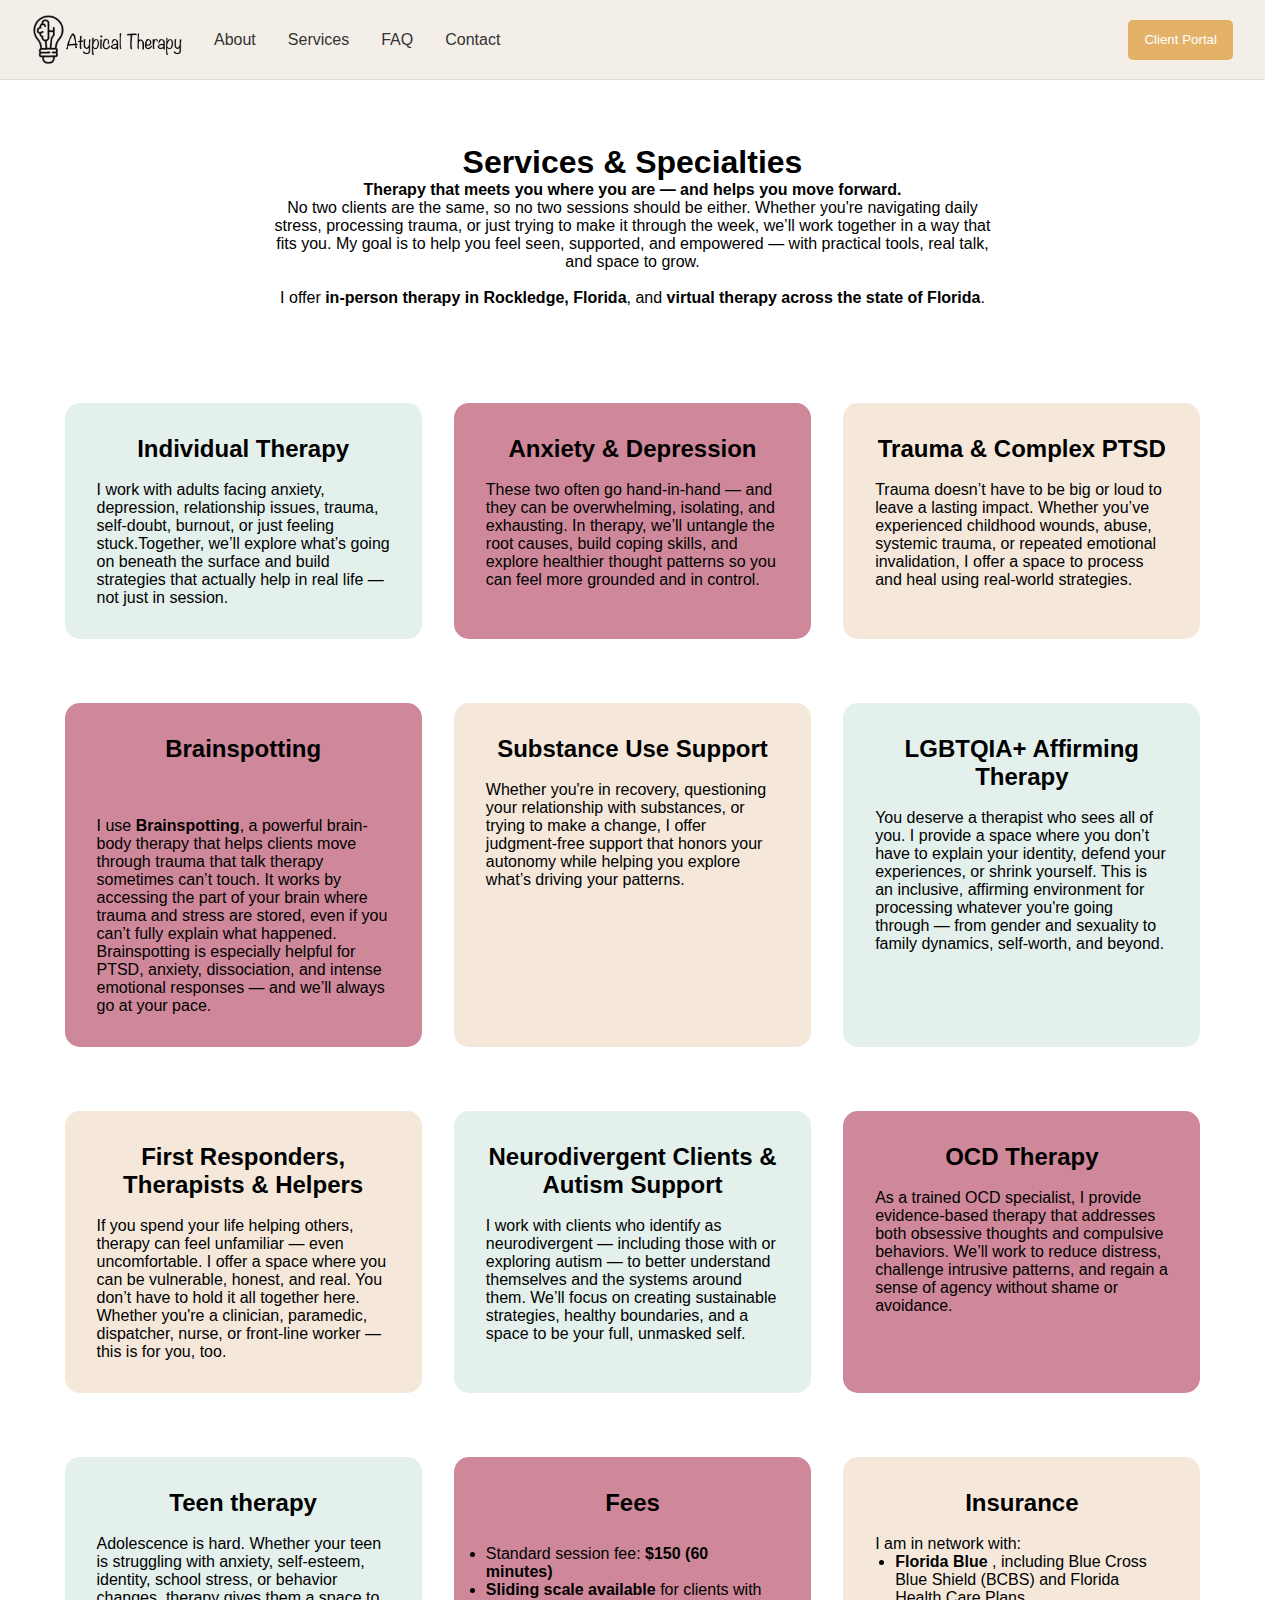
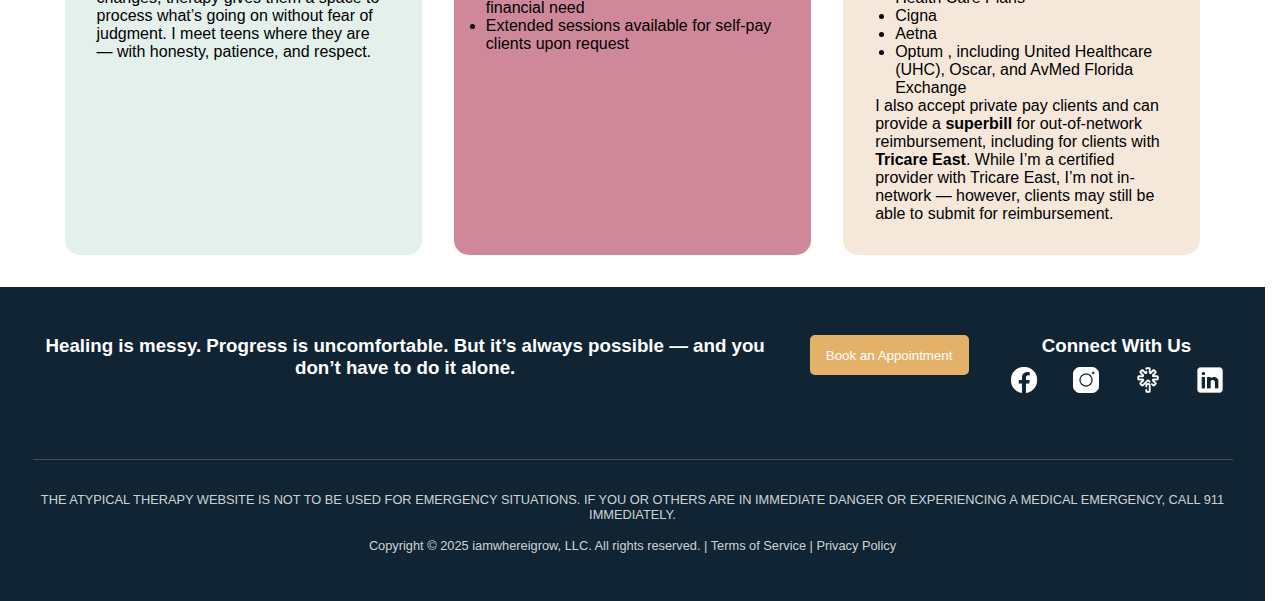
<file: services.html>
<!DOCTYPE html>
<html lang="en">
<head>
    <meta charset="UTF-8">
    <meta name="viewport" content="width=device-width, initial-scale=1.0">
    <title>Services</title>
    <link rel="icon" type="image/x-icon" href="favicon.ico"> 
    <link rel="stylesheet" href="style.css">
</head>
<body>
    <div id="header"></div>
    <main>
        <section class="hero">
            <h1>Services & Specialties</h1>
            <p><b>Therapy that meets you where you are — and helps you move forward.</b></p>
            <p>No two clients are the same, so no two sessions should be either. Whether you're navigating daily stress, processing trauma, or just trying to make it through the week, we’ll work together in a way that fits you. My goal is to help you feel seen, supported, and empowered — with practical tools, real talk, and space to grow.<br><br></p>
            <p>I offer <b>in-person therapy in Rockledge, Florida</b>, and <b>virtual therapy across the state of Florida</b>.</p>
        </section>
        
        <section class="box-container"> 
            <div class="box-grid">
                <div class="box box1">
                    <h2 style="text-align: center;">Individual Therapy</h2>
                    <p><br>I work with adults facing anxiety, depression, relationship issues, trauma, self-doubt, burnout, or just feeling stuck.Together, we’ll explore what’s going on beneath the surface and build strategies that actually help in real life — not just in session.</p>               
                </div>
                <div class="box box2">
                    <h2 style="text-align: center;">Anxiety & Depression</h2>
                    <p><br>These two often go hand-in-hand — and they can be overwhelming, isolating, and exhausting. In therapy, we’ll untangle the root causes, build coping skills, and explore healthier thought patterns so you can feel more grounded and in control.</p>
                </div>
                <div class="box box3">
                    <h2 style="text-align: center;">Trauma & Complex PTSD</h2>
                    <p><br>Trauma doesn’t have to be big or loud to leave a lasting impact. Whether you’ve experienced childhood wounds, abuse, systemic trauma, or repeated emotional invalidation, I offer a space to process and heal using real-world strategies.</p>
                </div>
            </div>            
        </section>
                <section class="box-container"> 
            <div class="box-grid">
                <div class="box box2">
                    <h2 style="text-align: center;">Brainspotting</h2>
                    <p><br><br><br>I use <b>Brainspotting</b>, a powerful brain-body therapy that helps clients move through trauma that talk therapy sometimes can’t touch. It works by accessing the part of your brain where trauma and stress are stored, even if you can’t fully explain what happened. Brainspotting is especially helpful for PTSD, anxiety, dissociation, and intense emotional responses — and we’ll always go at your pace.</p>
                </div>
                <div class="box box3">
                    <h2 style="text-align: center;">Substance Use Support</h2>
                    <p><br>Whether you're in recovery, questioning your relationship with substances, or trying to make a change, I offer judgment-free support that honors your autonomy while helping you explore what’s driving your patterns.</p>
                </div>
                <div class="box box1">
                    <h2 style="text-align: center;">LGBTQIA+ Affirming Therapy</h2>
                    <p><br>You deserve a therapist who sees all of you. I provide a space where you don’t have to explain your identity, defend your experiences, or shrink yourself. This is an inclusive, affirming environment for processing whatever you're going through — from gender and sexuality to family dynamics, self-worth, and beyond.</p>
                </div>
            </div>            
        </section>
              <section class="box-container"> 
            <div class="box-grid">
                <div class="box box3">
                    <h2 style="text-align: center;">First Responders, Therapists & Helpers</h2>
                    <p><br>If you spend your life helping others, therapy can feel unfamiliar — even uncomfortable. I offer a space where you can be vulnerable, honest, and real. You don’t have to hold it all together here. Whether you're a clinician, paramedic, dispatcher, nurse, or front-line worker — this is for you, too.</p>
                </div>
                <div class="box box1">
                    <h2 style="text-align: center;">Neurodivergent Clients & Autism Support</h2>
                    <p><br>I work with clients who identify as neurodivergent — including those with or exploring autism — to better understand themselves and the systems around them. We’ll focus on creating sustainable strategies, healthy boundaries, and a space to be your full, unmasked self.</p>
                </div>
                <div class="box box2">
                    <h2 style="text-align: center;">OCD Therapy</h2>
                    <p><br>As a trained OCD specialist, I provide evidence-based therapy that addresses both obsessive thoughts and compulsive behaviors. We’ll work to reduce distress, challenge intrusive patterns, and regain a sense of agency without shame or avoidance.</p>
                </div>
            </div>            
        </section>
              <section class="box-container"> 
            <div class="box-grid">
                <div class="box box1">
                    <h2 style="text-align: center;">Teen therapy</h2>
                    <p><br>Adolescence is hard. Whether your teen is struggling with anxiety, self-esteem, identity, school stress, or behavior changes, therapy gives them a space to process what’s going on without fear of judgment. I meet teens where they are — with honesty, patience, and respect.</p>
                </div>
                <div class="box box2">
                    <h2 style="text-align: center;">Fees<br><br></h2>
                    <ul>
                      <li>Standard session fee: <b>$150 (60 minutes)</b></li>
                      <li><b>Sliding scale available</b> for clients with financial need</li>
                      <li>Extended sessions available for self-pay clients upon request</li>
                    </ul>
                </div>
                <div class="box box3">
                    <h2 style="text-align: center;">Insurance<br></h2>
                    <p><br>I am in network with:</p>
                    <ul>
                       <li style="margin-left: 20px;"><b>Florida Blue</b> , including Blue Cross Blue Shield (BCBS) and Florida Health Care Plans</li>
                       <li style="margin-left: 20px;">Cigna</b></li>
                       <li style="margin-left: 20px;">Aetna</b></li> 
                       <li style="margin-left: 20px;">Optum</b> , including United Healthcare (UHC), Oscar, and AvMed Florida Exchange</li>
                    </ul>
                  <p>I also accept private pay clients and can provide a <b>superbill</b> for out-of-network reimbursement, including for clients with <b>Tricare East</b>. While I’m a certified provider with Tricare East, I’m not in-network — however, clients may still be able to submit for reimbursement.</p>
                </div>
        </section>
    </main>
    <div id="footer"></div>

    <script src="script.js"></script>
</body>
</html>
</file>
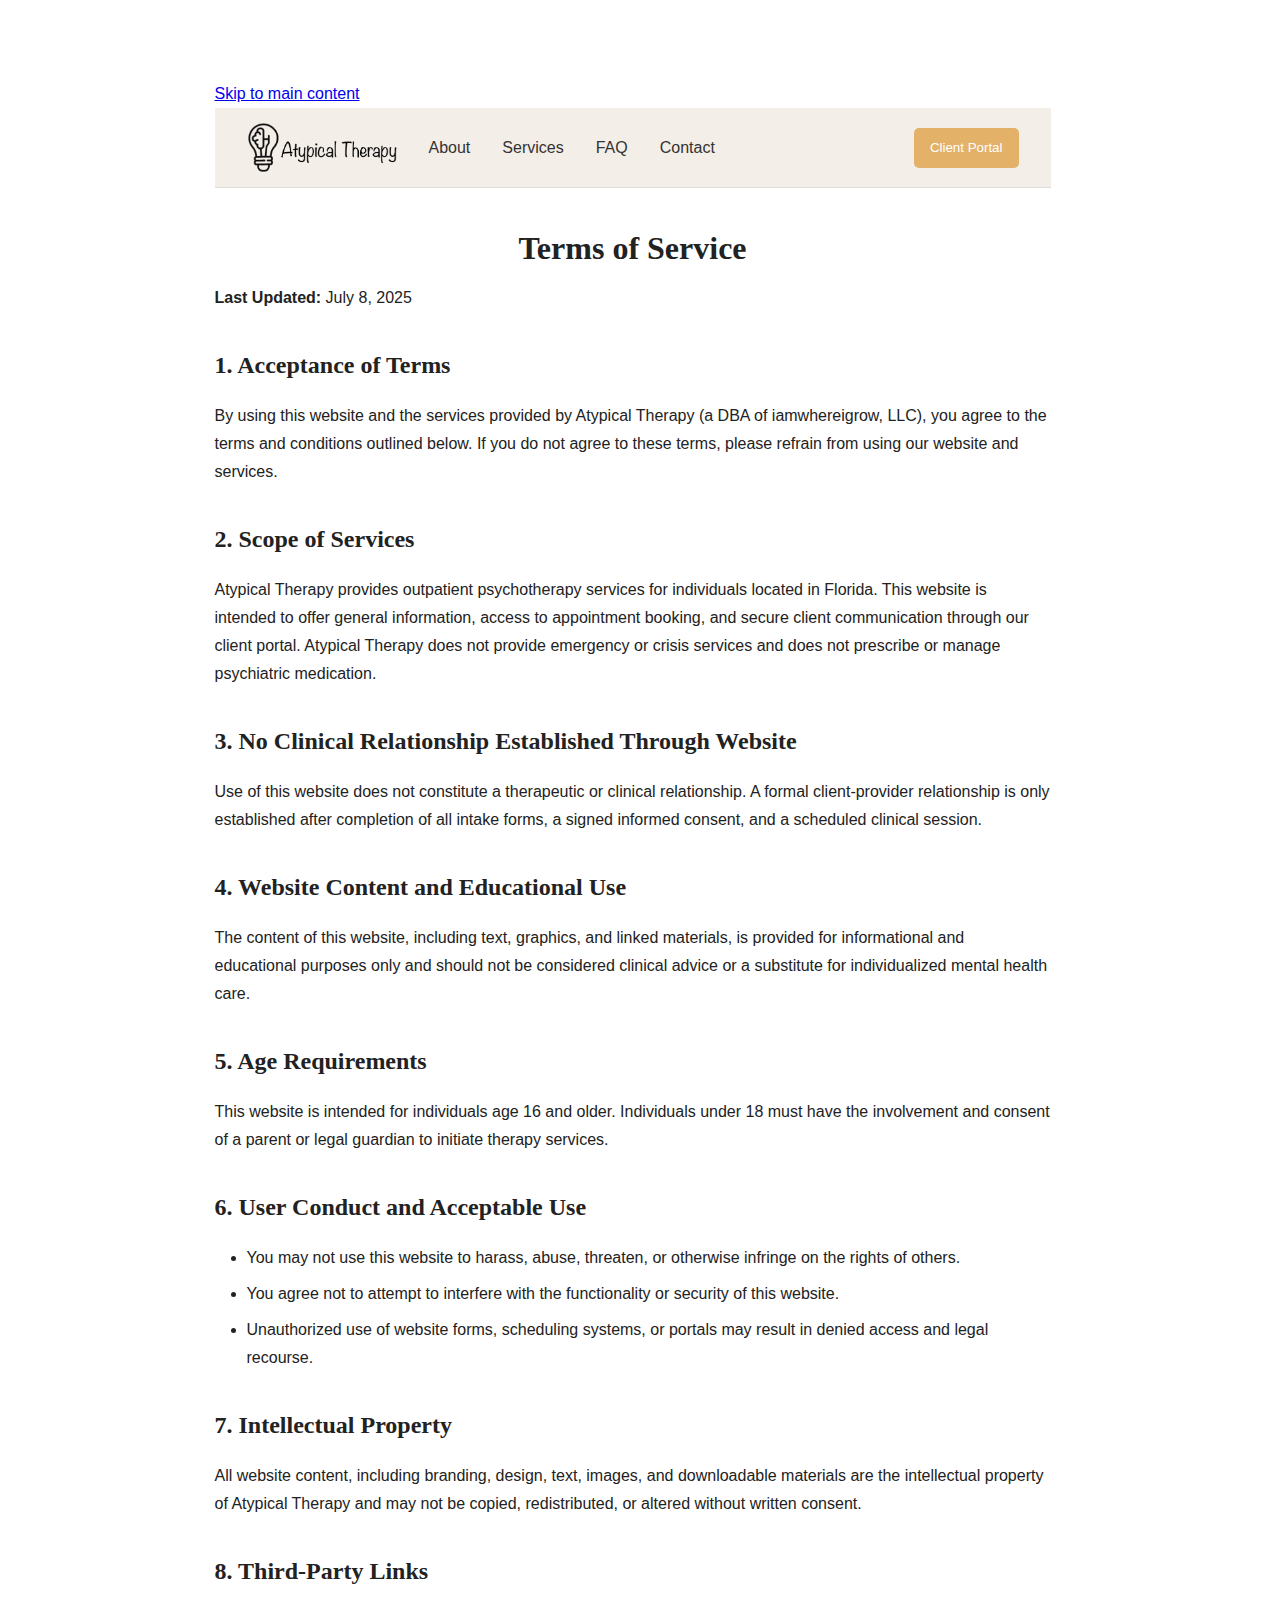
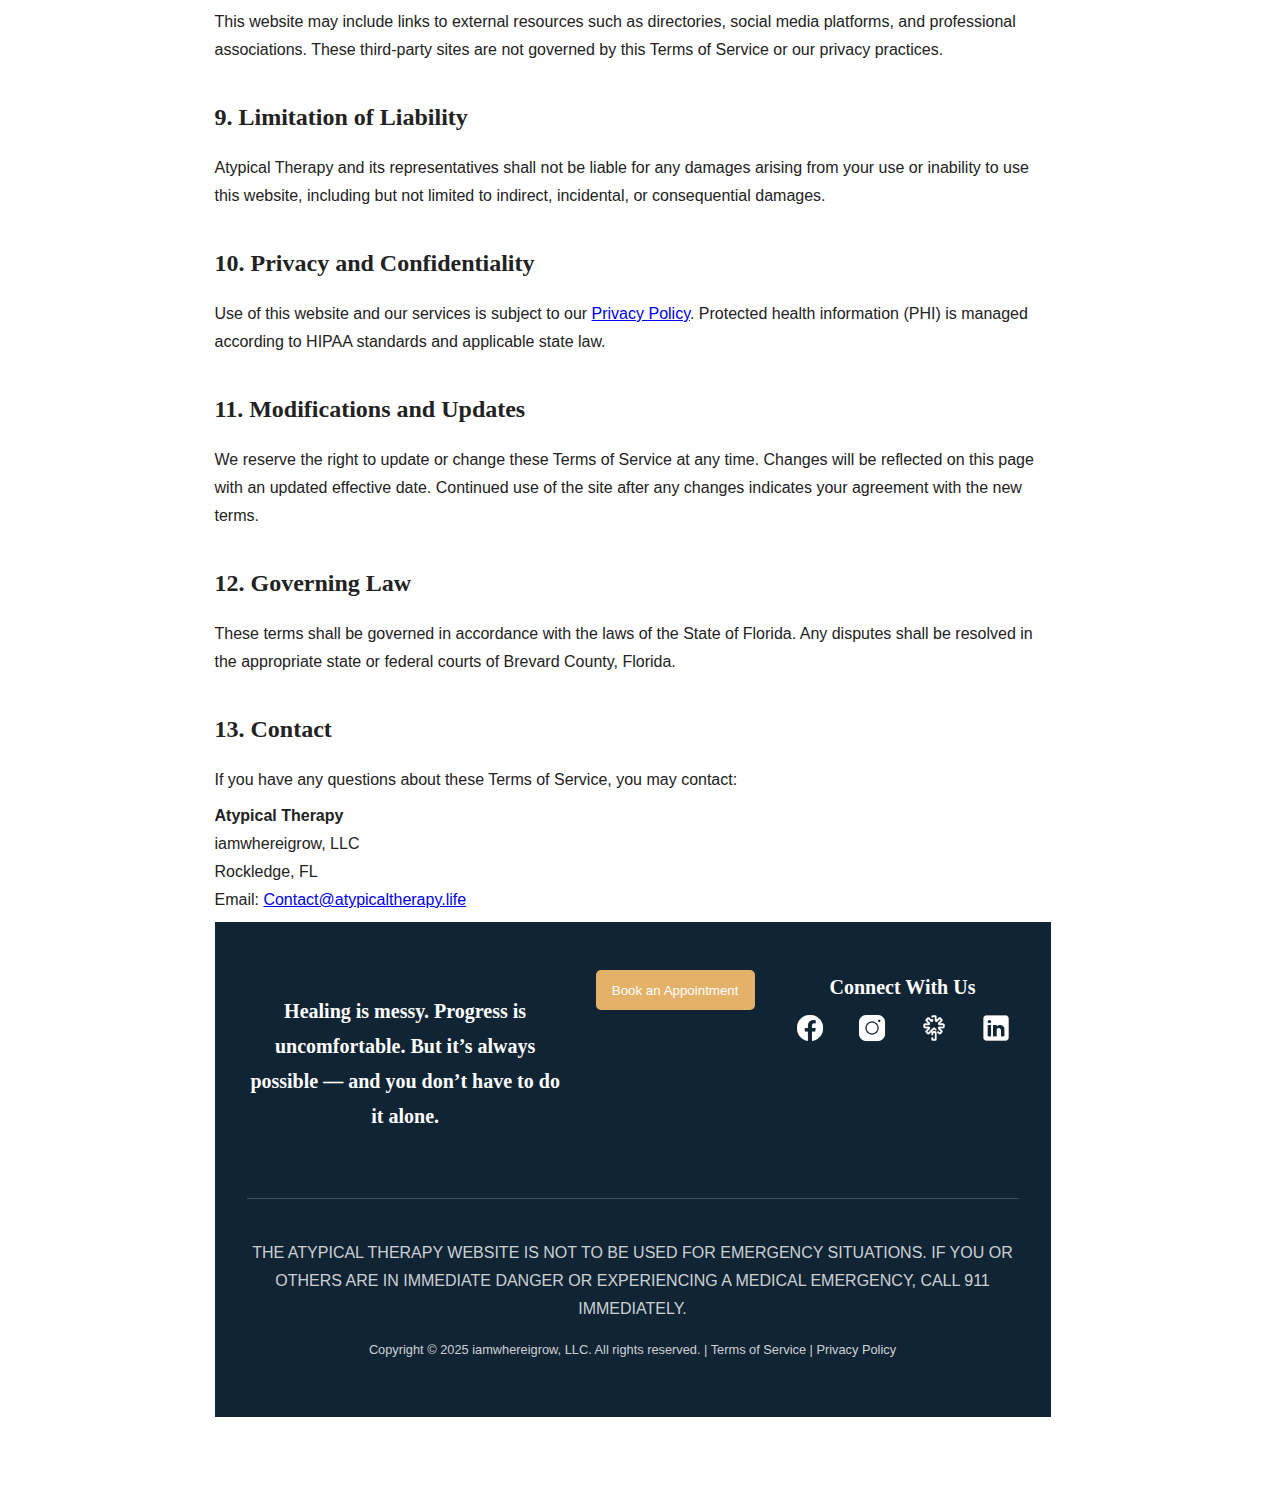
<file: terms-of-service.html>
<!DOCTYPE html>
<html lang="en">
<head>
  <meta charset="UTF-8">
  <meta name="viewport" content="width=device-width, initial-scale=1.0">
  <title>Terms of Service | Atypical Therapy</title>
  <style>
    body {
      font-family: "Georgia", serif;
      max-width: 900px;
      margin: 3rem auto;
      padding: 2rem;
      line-height: 1.75;
      color: #222;
    }
    h1, h2, h3 {
      font-family: "Georgia", serif;
      margin-top: 2rem;
    }
    h1 {
      font-size: 2rem;
      text-align: center;
    }
    h2 {
      font-size: 1.5rem;
      margin-bottom: 1rem;
    }
    h3 {
      font-size: 1.25rem;
      margin-top: 1.5rem;
    }
    p, li {
      font-size: 1rem;
      margin: 0.5rem 0;
    }
    ul {
      padding-left: 2rem;
    }
  </style>
  <link rel="stylesheet" href="style.css">
</head>
<body>
  <a href="#main-content" class="skip-link">Skip to main content</a>
    <div id="header"></div>
  <main id="main-content">
  <h1>Terms of Service</h1>
  <p><strong>Last Updated:</strong> July 8, 2025</p>

  <h2>1. Acceptance of Terms</h2>
  <p>By using this website and the services provided by Atypical Therapy (a DBA of iamwhereigrow, LLC), you agree to the terms and conditions outlined below. If you do not agree to these terms, please refrain from using our website and services.</p>

  <h2>2. Scope of Services</h2>
  <p>Atypical Therapy provides outpatient psychotherapy services for individuals located in Florida. This website is intended to offer general information, access to appointment booking, and secure client communication through our client portal. Atypical Therapy does not provide emergency or crisis services and does not prescribe or manage psychiatric medication.</p>

  <h2>3. No Clinical Relationship Established Through Website</h2>
  <p>Use of this website does not constitute a therapeutic or clinical relationship. A formal client-provider relationship is only established after completion of all intake forms, a signed informed consent, and a scheduled clinical session.</p>

  <h2>4. Website Content and Educational Use</h2>
  <p>The content of this website, including text, graphics, and linked materials, is provided for informational and educational purposes only and should not be considered clinical advice or a substitute for individualized mental health care.</p>

  <h2>5. Age Requirements</h2>
  <p>This website is intended for individuals age 16 and older. Individuals under 18 must have the involvement and consent of a parent or legal guardian to initiate therapy services.</p>

  <h2>6. User Conduct and Acceptable Use</h2>
  <ul>
    <li>You may not use this website to harass, abuse, threaten, or otherwise infringe on the rights of others.</li>
    <li>You agree not to attempt to interfere with the functionality or security of this website.</li>
    <li>Unauthorized use of website forms, scheduling systems, or portals may result in denied access and legal recourse.</li>
  </ul>

  <h2>7. Intellectual Property</h2>
  <p>All website content, including branding, design, text, images, and downloadable materials are the intellectual property of Atypical Therapy and may not be copied, redistributed, or altered without written consent.</p>

  <h2>8. Third-Party Links</h2>
  <p>This website may include links to external resources such as directories, social media platforms, and professional associations. These third-party sites are not governed by this Terms of Service or our privacy practices.</p>

  <h2>9. Limitation of Liability</h2>
  <p>Atypical Therapy and its representatives shall not be liable for any damages arising from your use or inability to use this website, including but not limited to indirect, incidental, or consequential damages.</p>

  <h2>10. Privacy and Confidentiality</h2>
  <p>Use of this website and our services is subject to our <a href="/privacy-policy.html">Privacy Policy</a>. Protected health information (PHI) is managed according to HIPAA standards and applicable state law.</p>

  <h2>11. Modifications and Updates</h2>
  <p>We reserve the right to update or change these Terms of Service at any time. Changes will be reflected on this page with an updated effective date. Continued use of the site after any changes indicates your agreement with the new terms.</p>

  <h2>12. Governing Law</h2>
  <p>These terms shall be governed in accordance with the laws of the State of Florida. Any disputes shall be resolved in the appropriate state or federal courts of Brevard County, Florida.</p>

  <h2>13. Contact</h2>
  <p>If you have any questions about these Terms of Service, you may contact:</p>
  <p><strong>Atypical Therapy</strong><br>
  iamwhereigrow, LLC<br>
  Rockledge, FL<br>
  Email: <a href="mailto:Contact@atypicaltherapy.life">Contact@atypicaltherapy.life</a><br>
    <div id="footer"></div>

    <script src="script.js"></script>
  </main>
</body>
</html>
</file>
<file: style.css>
/* Reset and Base Styles */
    * {
        margin: 0;
        padding: 0;
        box-sizing: border-box;
        font-family: 'Arial', sans-serif;
    }

    html {
        scrollbar-gutter: stable;
    }

    /* Header Styles */
    .header {
        height: 80px;
        display: flex;
        justify-content: space-between;
        align-items: center;
        padding: 0 2rem;
        border-bottom: 1px solid #ddd;
        position: relative;
        background-color: #f3eee7;
    }

    .header-left {
        display: flex;
        align-items: center;
        gap: 2rem; /* Space between logo and nav links */
        background-color: #f3eee7;
    }

    .logo {
        width: 150px;
        height: auto;
        background-color: #f3eee7;
    }
    .ampfp {
        width: 200px;
        height: auto;
        border-radius: 15px;
        display: block;
        margin: 0 auto;
    }
    .image-container {
        display: flex;
        justify-content: center; /* Center the image */
    }
    /* Client Portal Button */
    .button {
        padding: 0.5rem 1rem;
        background: #E4B169;
        color: white;
        border: none;
        border-radius: 5px;
        height: 40px;
        transition: all 0.3s ease;
        cursor: pointer;
        margin-top: 1 rem;
    }

    .client-portal:hover {
        background: #006735;
    }

    /* Desktop Navigation */
    .nav-links {
        display: flex;
        gap: 2rem;
        list-style: none;
        margin: 0;
        padding: 0;
        background-color: #f3eee7;
        /* Remove absolute positioning */
        position: static;
        transform: none;
        left: auto;
    }

    .nav-links a {
        color: #333;
        text-decoration: none;
        transition: color 0.3s ease;
        font-weight: 500;
        background-color: #f3eee7;
    }

    .nav-links a:hover {
        color: #2596be;
    }
    
    .header-right {
        display: flex;
        align-items: center;
        gap: 2rem;
    }

    /* Mobile Navigation */
    .hamburger {
        display: none;
        background: none;
        border: none;
        cursor: pointer;
        padding: 20px;
        z-index: 100;
        background-color: #f3eee7;
    }

    .hamburger span {
        display: block;
        width: 25px;
        height: 3px;
        background: #000;
        margin: 5px 0;
        transition: all 0.3s ease;
        
    }

    .menu-dropdown {
        display: none;
        position: absolute;
        top: 100%;
        right: 0;
        width: 250px;
        background: #ffffff;
        box-shadow: 0 8px 16px rgba(0,0,0,0.1);
        padding: 1rem;
        z-index: 99;
    }

    .menu-dropdown.active {
        display: block;
    }

    .menu-dropdown a {
        display: block;
        padding: 12px 16px;
        color: #333;
        text-decoration: none;
        transition: all 0.2s ease;
        border-radius: 4px;
        background-color: #FFFFFF;

    }

    .menu-dropdown a:hover {
        background: #f0f4f8;
        color: #2596be;
        transform: translateX(4px);
    }

    /* Hamburger Animation */
    .hamburger.active span:nth-child(1) {
        transform: rotate(45deg) translate(9px, 9px);
    }

    .hamburger.active span:nth-child(2) {
        opacity: 0;
    }

    .hamburger.active span:nth-child(3) {
        transform: rotate(-45deg) translate(9px, -9px);
    }

    /* Main Content Styles */
    .hero {
        text-align: center;
        padding: 4rem 2rem;
        max-width: 800px;
        margin: 0 auto;
    }

    .box-grid {
        display: flex;
        gap: 2rem;
        padding: 2rem;
        max-width: 1200px;
        margin: 0 auto;
    }

    .box {
        flex: 1;
        padding: 2rem;
        border-radius: 15px;
    }

    .box1 { background: #e3f0ec; }
    .box2 { background: #CE889A; }
    .box3 { background: #f5e8db; }

    .box4 {
        max-width: 1200px;
        width: 91%;
        margin: 2rem auto;
        padding: 2rem;
        border-radius: 15px;
        background: #f8f9fa;
        box-shadow: 0 4px 6px rgba(0,0,0,0.1);

    }

    /* Footer CTA */
    .footer-cta {
        background: #102434;
        padding: 3rem 2rem;
        color: white;
        display: flex;
        flex-direction: column;
        align-items: center;
        gap: 2rem;
        text-align: center;
    }
    
    .cta-content {
        width: 100%;
        max-width: 1200px;
        display: flex;
        justify-content: space-between;
        align-items: flex-start;
        gap: 2rem;
        flex-wrap: wrap; /* Add this */
    }
    
    .cta-text {
        flex: 2;
        text-align: left;
    }
    
    .cta-button {
        flex: 1;
        max-width: 200px;
    }
    
    .social-box {
        display: flex;
        flex-direction: column;
        align-items: flex-end;
        margin-left: auto; /* Add this */
    }

    .social-icons {
        display: flex;
        gap: 1rem;
        margin-top: 0.5rem;
    }
    
    .social-box h3 {
        margin-bottom: 0; /* Remove default margin */
        align-items: center;
    }
    .social-box img {
        width: 30px;
        margin: 0; /* Remove horizontal margins */
        transition: transform 0.3s ease; /* Optional hover effect */
    }
    
    .social-box img:hover {
        transform: translateY(-2px); /* Optional hover effect */
    }
    .disclaimer {
        width: 100%;
        max-width: 1200px;
        text-align: center;
        font-size: 0.8rem;
        color: rgba(255,255,255,0.8);
        padding-top: 2rem;
        border-top: 1px solid rgba(255,255,255,0.2);
        margin-top: 2rem;
    }
    
    .social-box img {
        width: 30px;
        margin: 0 0.5rem;
        align-items: center;
    }
    .social-box h3 {
        margin-bottom: 0.5rem; /* Add some space below the text */
        text-align: center; /* Center the text */
    }

    /* Mobile Responsive Styles */
    @media (max-width: 768px) {
        .header {
            padding: 0 1rem;
        }

        .nav-links {
            display: none;
        }

        .hamburger {
            display: flex;
            flex-direction: column;
        }

        .client-portal {
            font-size: 0.9rem;
            margin: 0 auto; 
            width: 100%;
            max-width: 250px;
        }

        .box-grid {
            flex-direction: column;
        }

        .footer-cta {
            flex-direction: column;
            text-align: center;
            padding: 2rem 1rem;
        }
        .cta-content {
            flex-direction: column;
            text-align: center;
            align-items: center; /* Add this line */

        }
        
        .cta-text {
            text-align: center;
        }
        
        .social-box {
            width: 100%;
            align-items: center; !important;
            margin-left: 0;
        

        }
        .disclaimer {
            font-size: 0.7rem;
            padding: 1rem;
        }
    }
</file>
